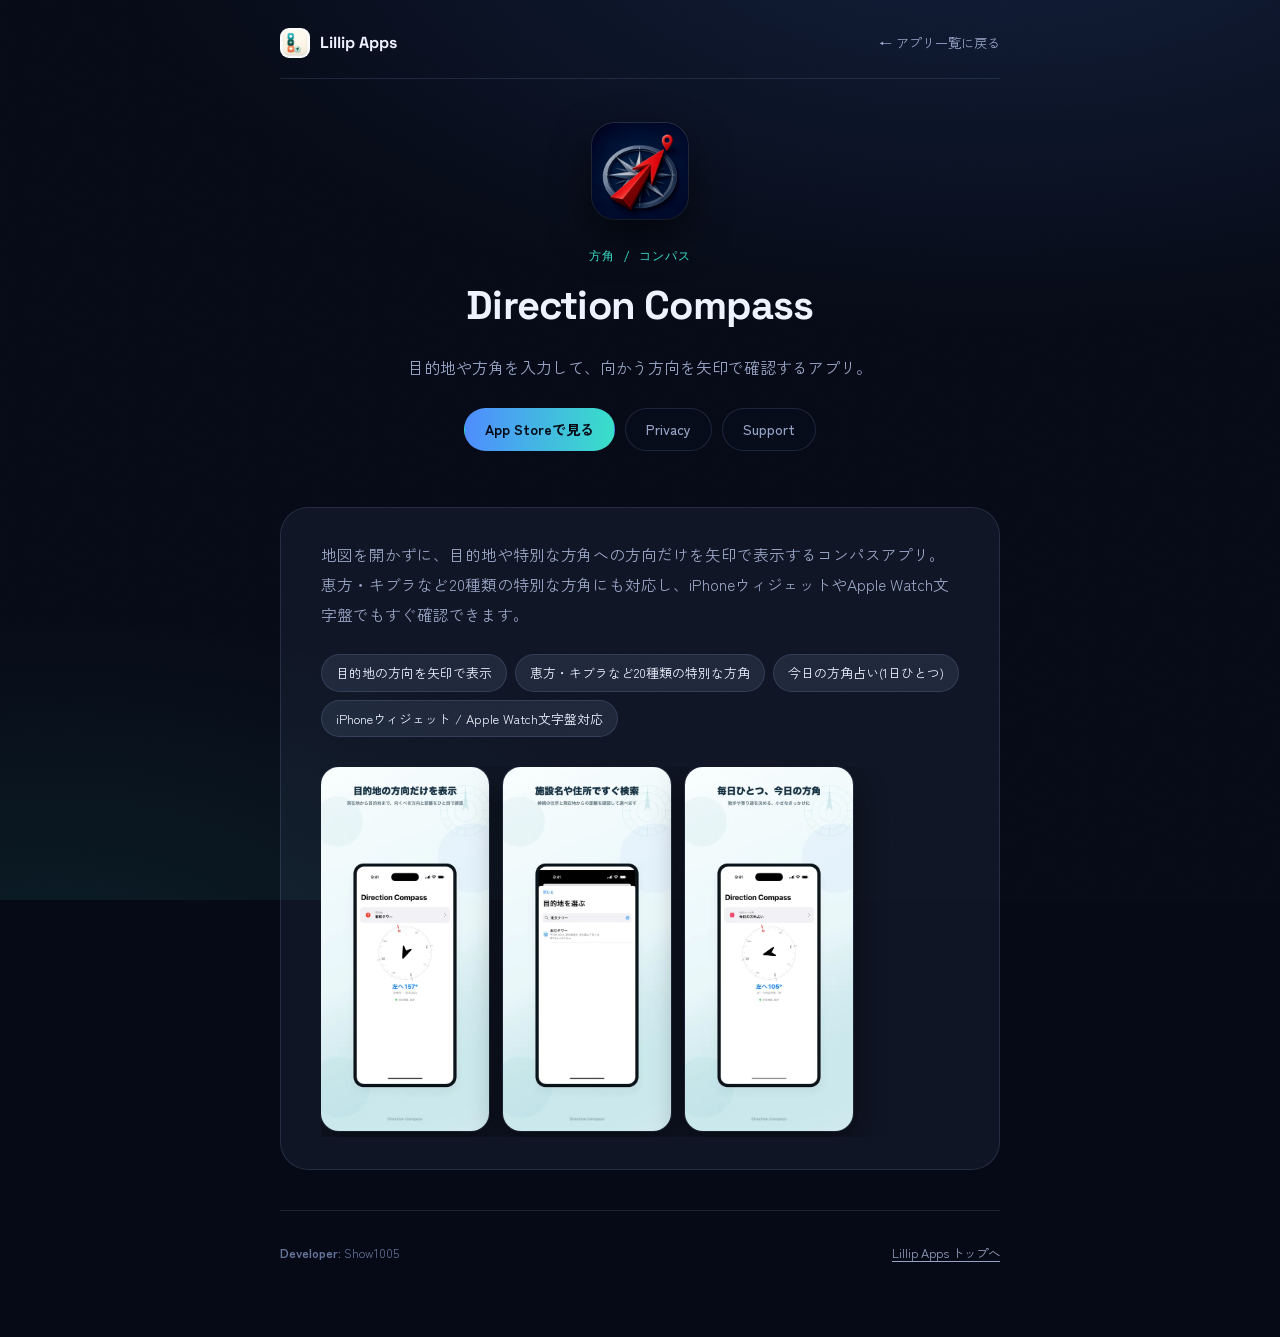
<file: apps/direction-compass/index.html>
<!DOCTYPE html>
<html lang="ja">
  <head>
    <meta charset="utf-8">
    <meta name="viewport" content="width=device-width, initial-scale=1">
    <title>Direction Compass｜Lillip Apps</title>
    <meta name="description" content="地図を開かずに、目的地や特別な方角への方向だけを矢印で表示するコンパスアプリ。恵方・キブラなど20種類の特別な方角にも対応し、iPhoneウィジェットやApple Watch文字盤でもすぐ確認できます。">
    <meta name="author" content="Show1005">
    <meta name="robots" content="index, follow, max-image-preview:large, max-snippet:-1, max-video-preview:-1">
    <meta name="theme-color" content="#060a16">
    <link rel="canonical" href="https://show1005.github.io/lillip-apps/apps/direction-compass/">
    <link rel="icon" type="image/png" href="../../favicon.png">
    <link rel="apple-touch-icon" href="../../favicon.png">

    <meta property="og:type" content="website">
    <meta property="og:locale" content="ja_JP">
    <meta property="og:site_name" content="Lillip Apps">
    <meta property="og:title" content="Direction Compass｜Lillip Apps">
    <meta property="og:description" content="目的地や方角を入力して、向かう方向を矢印で確認するアプリ。">
    <meta property="og:url" content="https://show1005.github.io/lillip-apps/apps/direction-compass/">
    <meta property="og:image" content="https://show1005.github.io/lillip-apps/assets/screenshots/direction-compass/1.webp">
    <meta property="og:image:alt" content="Direction Compass のスクリーンショット">

    <meta name="twitter:card" content="summary_large_image">
    <meta name="twitter:title" content="Direction Compass｜Lillip Apps">
    <meta name="twitter:description" content="目的地や方角を入力して、向かう方向を矢印で確認するアプリ。">
    <meta name="twitter:image" content="https://show1005.github.io/lillip-apps/assets/screenshots/direction-compass/1.webp">

    <script type="application/ld+json">
      {
        "@context": "https://schema.org",
        "@type": "MobileApplication",
        "name": "Direction Compass",
        "description": "地図を開かずに、目的地や特別な方角への方向だけを矢印で表示するコンパスアプリ。恵方・キブラなど20種類の特別な方角にも対応し、iPhoneウィジェットやApple Watch文字盤でもすぐ確認できます。",
        "applicationCategory": "UtilitiesApplication",
        "operatingSystem": "iOS",
        "url": "https://show1005.github.io/lillip-apps/apps/direction-compass/",
        "downloadUrl": "https://apps.apple.com/jp/app/direction-compass/id6793981416",
        "image": "https://show1005.github.io/lillip-apps/assets/screenshots/direction-compass/1.webp",
        "publisher": { "@type": "Person", "name": "Show1005" }
      }
    </script>

    <link rel="preconnect" href="https://fonts.googleapis.com">
    <link rel="preconnect" href="https://fonts.gstatic.com" crossorigin>
    <link href="https://fonts.googleapis.com/css2?family=Space+Grotesk:wght@400;500;700&family=Zen+Kaku+Gothic+New:wght@400;500;700&family=IBM+Plex+Mono:wght@400;500&display=swap" rel="stylesheet">
    <link rel="stylesheet" href="../../assets/css/app-page.css">
  </head>
  <body>
    <div class="aurora" aria-hidden="true"></div>
    <div class="grain" aria-hidden="true"></div>

    <div class="page">
      <header class="page-header">
        <a class="brand" href="../../">
          <img src="../../favicon.png" alt="">
          <span>Lillip Apps</span>
        </a>
        <a class="back-link" href="../../">&larr; アプリ一覧に戻る</a>
      </header>

      <main>
        <section class="app-hero">
          <img class="app-icon" src="../../assets/icons/direction-compass.png" alt="" width="96" height="96">
          <p class="app-category">方角 / コンパス</p>
          <h1>Direction Compass</h1>
          <p class="app-tagline">目的地や方角を入力して、向かう方向を矢印で確認するアプリ。</p>
          <div class="cta-row">
            <a class="pill pill-primary" href="https://apps.apple.com/jp/app/direction-compass/id6793981416">App Storeで見る</a>
          <a class="pill" href="https://show1005.github.io/app-legal-pages/direction-compass/privacy-policy.html">Privacy</a>
          <a class="pill" href="https://show1005.github.io/app-legal-pages/direction-compass/support.html">Support</a>
          </div>
        </section>

        <section class="app-body">
          <p class="app-long">地図を開かずに、目的地や特別な方角への方向だけを矢印で表示するコンパスアプリ。恵方・キブラなど20種類の特別な方角にも対応し、iPhoneウィジェットやApple Watch文字盤でもすぐ確認できます。</p>
          <ul class="app-features">
          <li>目的地の方向を矢印で表示</li>
          <li>恵方・キブラなど20種類の特別な方角</li>
          <li>今日の方角占い(1日ひとつ)</li>
          <li>iPhoneウィジェット / Apple Watch文字盤対応</li>
          </ul>
        <div class="app-gallery">
          <a href="../../assets/screenshots/direction-compass/1.webp" target="_blank" rel="noopener"><img src="../../assets/screenshots/direction-compass/1.webp" alt="Direction Compass のスクリーンショット 1" loading="lazy" width="168"></a>
          <a href="../../assets/screenshots/direction-compass/2.webp" target="_blank" rel="noopener"><img src="../../assets/screenshots/direction-compass/2.webp" alt="Direction Compass のスクリーンショット 2" loading="lazy" width="168"></a>
          <a href="../../assets/screenshots/direction-compass/3.webp" target="_blank" rel="noopener"><img src="../../assets/screenshots/direction-compass/3.webp" alt="Direction Compass のスクリーンショット 3" loading="lazy" width="168"></a>
        </div>

        </section>
      </main>

      <footer class="page-footer">
        <p><strong>Developer:</strong> Show1005</p>
        <p><a href="../../">Lillip Apps トップへ</a></p>
      </footer>
    </div>
  </body>
</html>
</file>
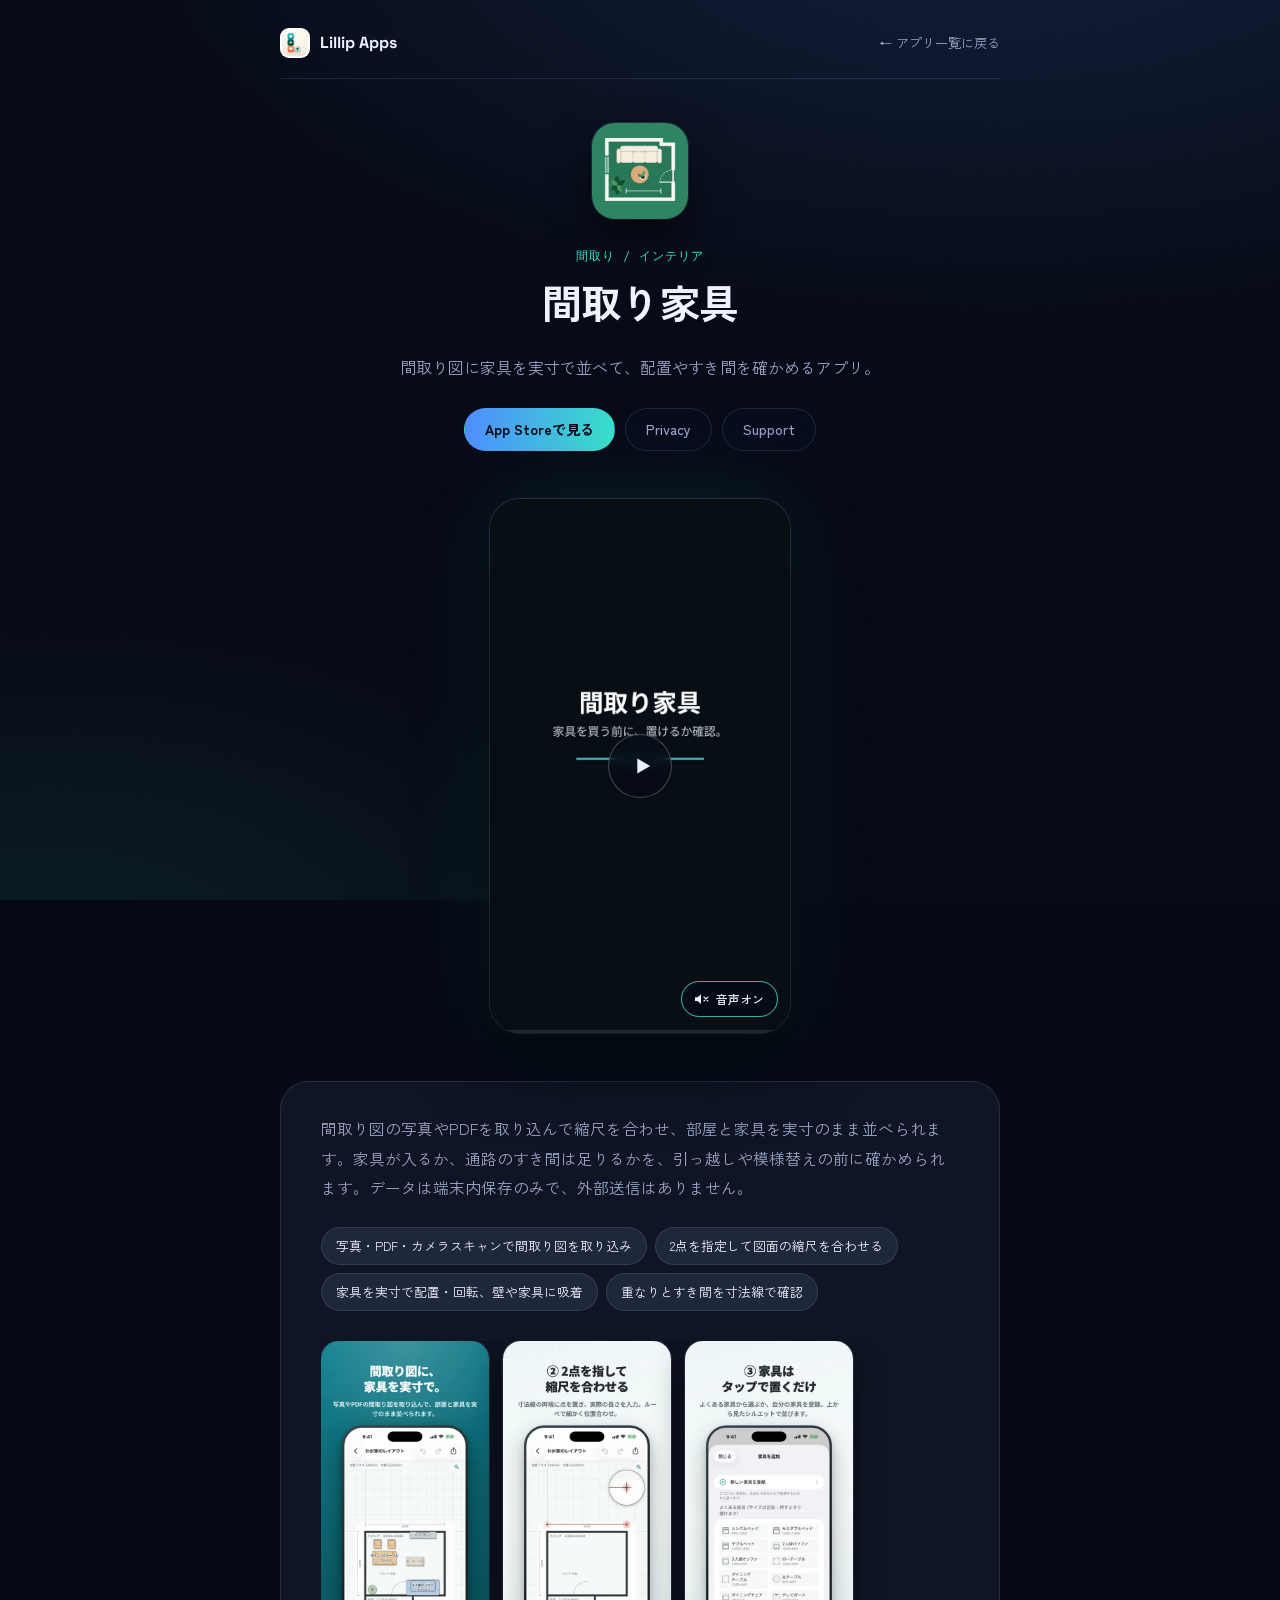
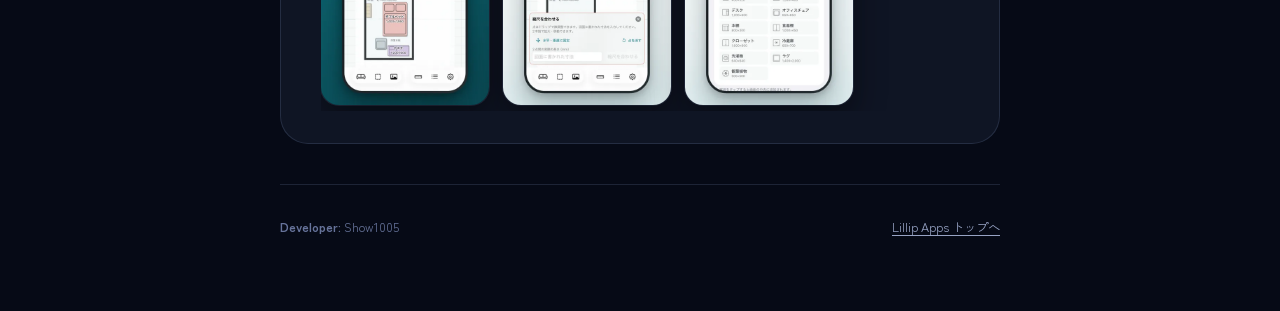
<file: apps/furniture-layout/index.html>
<!DOCTYPE html>
<html lang="ja">
  <head>
    <meta charset="utf-8">
    <meta name="viewport" content="width=device-width, initial-scale=1">
    <title>間取り家具｜Lillip Apps</title>
    <meta name="description" content="間取り図の写真やPDFを取り込んで縮尺を合わせ、部屋と家具を実寸のまま並べられます。家具が入るか、通路のすき間は足りるかを、引っ越しや模様替えの前に確かめられます。データは端末内保存のみで、外部送信はありません。">
    <meta name="author" content="Show1005">
    <meta name="robots" content="index, follow, max-image-preview:large, max-snippet:-1, max-video-preview:-1">
    <meta name="theme-color" content="#060a16">
    <link rel="canonical" href="https://show1005.github.io/lillip-apps/apps/furniture-layout/">
    <link rel="icon" type="image/png" href="../../favicon.png">
    <link rel="apple-touch-icon" href="../../favicon.png">

    <meta property="og:type" content="website">
    <meta property="og:locale" content="ja_JP">
    <meta property="og:site_name" content="Lillip Apps">
    <meta property="og:title" content="間取り家具｜Lillip Apps">
    <meta property="og:description" content="間取り図に家具を実寸で並べて、配置やすき間を確かめるアプリ。">
    <meta property="og:url" content="https://show1005.github.io/lillip-apps/apps/furniture-layout/">
    <meta property="og:image" content="https://show1005.github.io/lillip-apps/assets/screenshots/furniture-layout/1.webp">
    <meta property="og:image:alt" content="間取り家具 のスクリーンショット">

    <meta name="twitter:card" content="summary_large_image">
    <meta name="twitter:title" content="間取り家具｜Lillip Apps">
    <meta name="twitter:description" content="間取り図に家具を実寸で並べて、配置やすき間を確かめるアプリ。">
    <meta name="twitter:image" content="https://show1005.github.io/lillip-apps/assets/screenshots/furniture-layout/1.webp">

    <script type="application/ld+json">
      {
        "@context": "https://schema.org",
        "@type": "MobileApplication",
        "name": "間取り家具",
        "description": "間取り図の写真やPDFを取り込んで縮尺を合わせ、部屋と家具を実寸のまま並べられます。家具が入るか、通路のすき間は足りるかを、引っ越しや模様替えの前に確かめられます。データは端末内保存のみで、外部送信はありません。",
        "applicationCategory": "LifestyleApplication",
        "operatingSystem": "iOS",
        "url": "https://show1005.github.io/lillip-apps/apps/furniture-layout/",
        "downloadUrl": "https://apps.apple.com/jp/app/%E5%AE%B6%E5%85%B7%E9%85%8D%E7%BD%AE-%E9%96%93%E5%8F%96%E3%82%8A%E3%82%B7%E3%83%9F%E3%83%A5%E3%83%AC%E3%83%BC%E3%82%BF%E3%83%BC/id6815287964",
        "image": "https://show1005.github.io/lillip-apps/assets/screenshots/furniture-layout/1.webp",
        "publisher": { "@type": "Person", "name": "Show1005" }
      }
    </script>

    <link rel="preconnect" href="https://fonts.googleapis.com">
    <link rel="preconnect" href="https://fonts.gstatic.com" crossorigin>
    <link href="https://fonts.googleapis.com/css2?family=Space+Grotesk:wght@400;500;700&family=Zen+Kaku+Gothic+New:wght@400;500;700&family=IBM+Plex+Mono:wght@400;500&display=swap" rel="stylesheet">
    <link rel="stylesheet" href="../../assets/css/app-page.css">
  </head>
  <body>
    <div class="aurora" aria-hidden="true"></div>
    <div class="grain" aria-hidden="true"></div>

    <div class="page">
      <header class="page-header">
        <a class="brand" href="../../">
          <img src="../../favicon.png" alt="">
          <span>Lillip Apps</span>
        </a>
        <a class="back-link" href="../../">&larr; アプリ一覧に戻る</a>
      </header>

      <main>
        <section class="app-hero">
          <img class="app-icon" src="../../assets/icons/furniture-layout.png" alt="" width="96" height="96">
          <p class="app-category">間取り / インテリア</p>
          <h1>間取り家具</h1>
          <p class="app-tagline">間取り図に家具を実寸で並べて、配置やすき間を確かめるアプリ。</p>
          <div class="cta-row">
            <a class="pill pill-primary" href="https://apps.apple.com/jp/app/%E5%AE%B6%E5%85%B7%E9%85%8D%E7%BD%AE-%E9%96%93%E5%8F%96%E3%82%8A%E3%82%B7%E3%83%9F%E3%83%A5%E3%83%AC%E3%83%BC%E3%82%BF%E3%83%BC/id6815287964">App Storeで見る</a>
          <a class="pill" href="https://show1005.github.io/app-legal-pages/furniture-layout/privacy-policy.html">Privacy</a>
          <a class="pill" href="https://show1005.github.io/app-legal-pages/furniture-layout/support.html">Support</a>
          </div>
        </section>

        <section class="app-promo" aria-label="紹介動画">
          <div class="promo-frame is-muted">
            <video class="promo-video" src="../../assets/promotion/MadoriKagu_Promo_2026.mp4" poster="../../assets/promotion/MadoriKagu_Promo_2026_poster.jpg" width="1080" height="1920" muted loop playsinline preload="metadata" aria-label="間取り家具 の紹介動画"></video>
            <button class="promo-play" type="button" aria-label="再生">
              <svg class="icon-play" viewBox="0 0 24 24" aria-hidden="true"><path d="M8 5.5v13l11-6.5z" fill="currentColor"/></svg>
              <svg class="icon-pause" viewBox="0 0 24 24" aria-hidden="true"><path d="M7 5.5h3.5v13H7zM13.5 5.5H17v13h-3.5z" fill="currentColor"/></svg>
            </button>
            <button class="promo-sound" type="button" aria-pressed="false">
              <svg class="icon-muted" viewBox="0 0 24 24" aria-hidden="true"><path d="M4 9.5h3.5L12 5.5v13l-4.5-4H4z" fill="currentColor"/><path d="M16 9.5l5 5m0-5l-5 5" stroke="currentColor" stroke-width="1.8" stroke-linecap="round" fill="none"/></svg>
              <svg class="icon-sound" viewBox="0 0 24 24" aria-hidden="true"><path d="M4 9.5h3.5L12 5.5v13l-4.5-4H4z" fill="currentColor"/><path d="M15.5 9a4 4 0 010 6M18 6.5a7.5 7.5 0 010 11" stroke="currentColor" stroke-width="1.8" stroke-linecap="round" fill="none"/></svg>
              <span class="promo-sound-label">音声オン</span>
            </button>
            <div class="promo-progress" aria-hidden="true"><span></span></div>
          </div>
        </section>

        <section class="app-body">
          <p class="app-long">間取り図の写真やPDFを取り込んで縮尺を合わせ、部屋と家具を実寸のまま並べられます。家具が入るか、通路のすき間は足りるかを、引っ越しや模様替えの前に確かめられます。データは端末内保存のみで、外部送信はありません。</p>
          <ul class="app-features">
          <li>写真・PDF・カメラスキャンで間取り図を取り込み</li>
          <li>2点を指定して図面の縮尺を合わせる</li>
          <li>家具を実寸で配置・回転、壁や家具に吸着</li>
          <li>重なりとすき間を寸法線で確認</li>
          </ul>
        <div class="app-gallery">
          <a href="../../assets/screenshots/furniture-layout/1.webp" target="_blank" rel="noopener"><img src="../../assets/screenshots/furniture-layout/1.webp" alt="間取り家具 のスクリーンショット 1" loading="lazy" width="168"></a>
          <a href="../../assets/screenshots/furniture-layout/2.webp" target="_blank" rel="noopener"><img src="../../assets/screenshots/furniture-layout/2.webp" alt="間取り家具 のスクリーンショット 2" loading="lazy" width="168"></a>
          <a href="../../assets/screenshots/furniture-layout/3.webp" target="_blank" rel="noopener"><img src="../../assets/screenshots/furniture-layout/3.webp" alt="間取り家具 のスクリーンショット 3" loading="lazy" width="168"></a>
        </div>

        </section>
      </main>

      <footer class="page-footer">
        <p><strong>Developer:</strong> Show1005</p>
        <p><a href="../../">Lillip Apps トップへ</a></p>
      </footer>
    </div>

    <script>
      (() => {
        const frame = document.querySelector(".promo-frame");
        if (!frame) return;
        const video = frame.querySelector(".promo-video");
        const playBtn = frame.querySelector(".promo-play");
        const soundBtn = frame.querySelector(".promo-sound");
        const soundLabel = frame.querySelector(".promo-sound-label");
        const bar = frame.querySelector(".promo-progress span");
        const reduceMotion = window.matchMedia("(prefers-reduced-motion: reduce)").matches;
        let userPaused = reduceMotion;

        const syncPlay = () => {
          frame.classList.toggle("is-paused", video.paused);
          playBtn.setAttribute("aria-label", video.paused ? "再生" : "一時停止");
        };
        const syncSound = () => {
          frame.classList.toggle("is-muted", video.muted);
          soundBtn.setAttribute("aria-pressed", String(!video.muted));
          soundLabel.textContent = video.muted ? "音声オン" : "音声オフ";
        };
        const tryPlay = () => video.play().catch(() => syncPlay());

        video.addEventListener("play", syncPlay);
        video.addEventListener("pause", syncPlay);
        video.addEventListener("volumechange", syncSound);
        video.addEventListener("timeupdate", () => {
          if (video.duration) bar.style.transform = `scaleX(${video.currentTime / video.duration})`;
        });

        const togglePlay = () => {
          if (video.paused) { userPaused = false; tryPlay(); }
          else { userPaused = true; video.pause(); }
        };
        video.addEventListener("click", togglePlay);
        playBtn.addEventListener("click", togglePlay);

        soundBtn.addEventListener("click", () => {
          video.muted = !video.muted;
          if (!video.muted && video.paused) { userPaused = false; tryPlay(); }
        });

        // 画面内にあるときだけ再生（ユーザーが止めた場合は再開しない）
        if ("IntersectionObserver" in window) {
          new IntersectionObserver(([entry]) => {
            if (entry.isIntersecting) { if (!userPaused) tryPlay(); }
            else if (!video.paused) video.pause();
          }, { threshold: 0.35 }).observe(frame);
        } else if (!userPaused) {
          tryPlay();
        }

        syncPlay();
        syncSound();
      })();
    </script>
  </body>
</html>
</file>
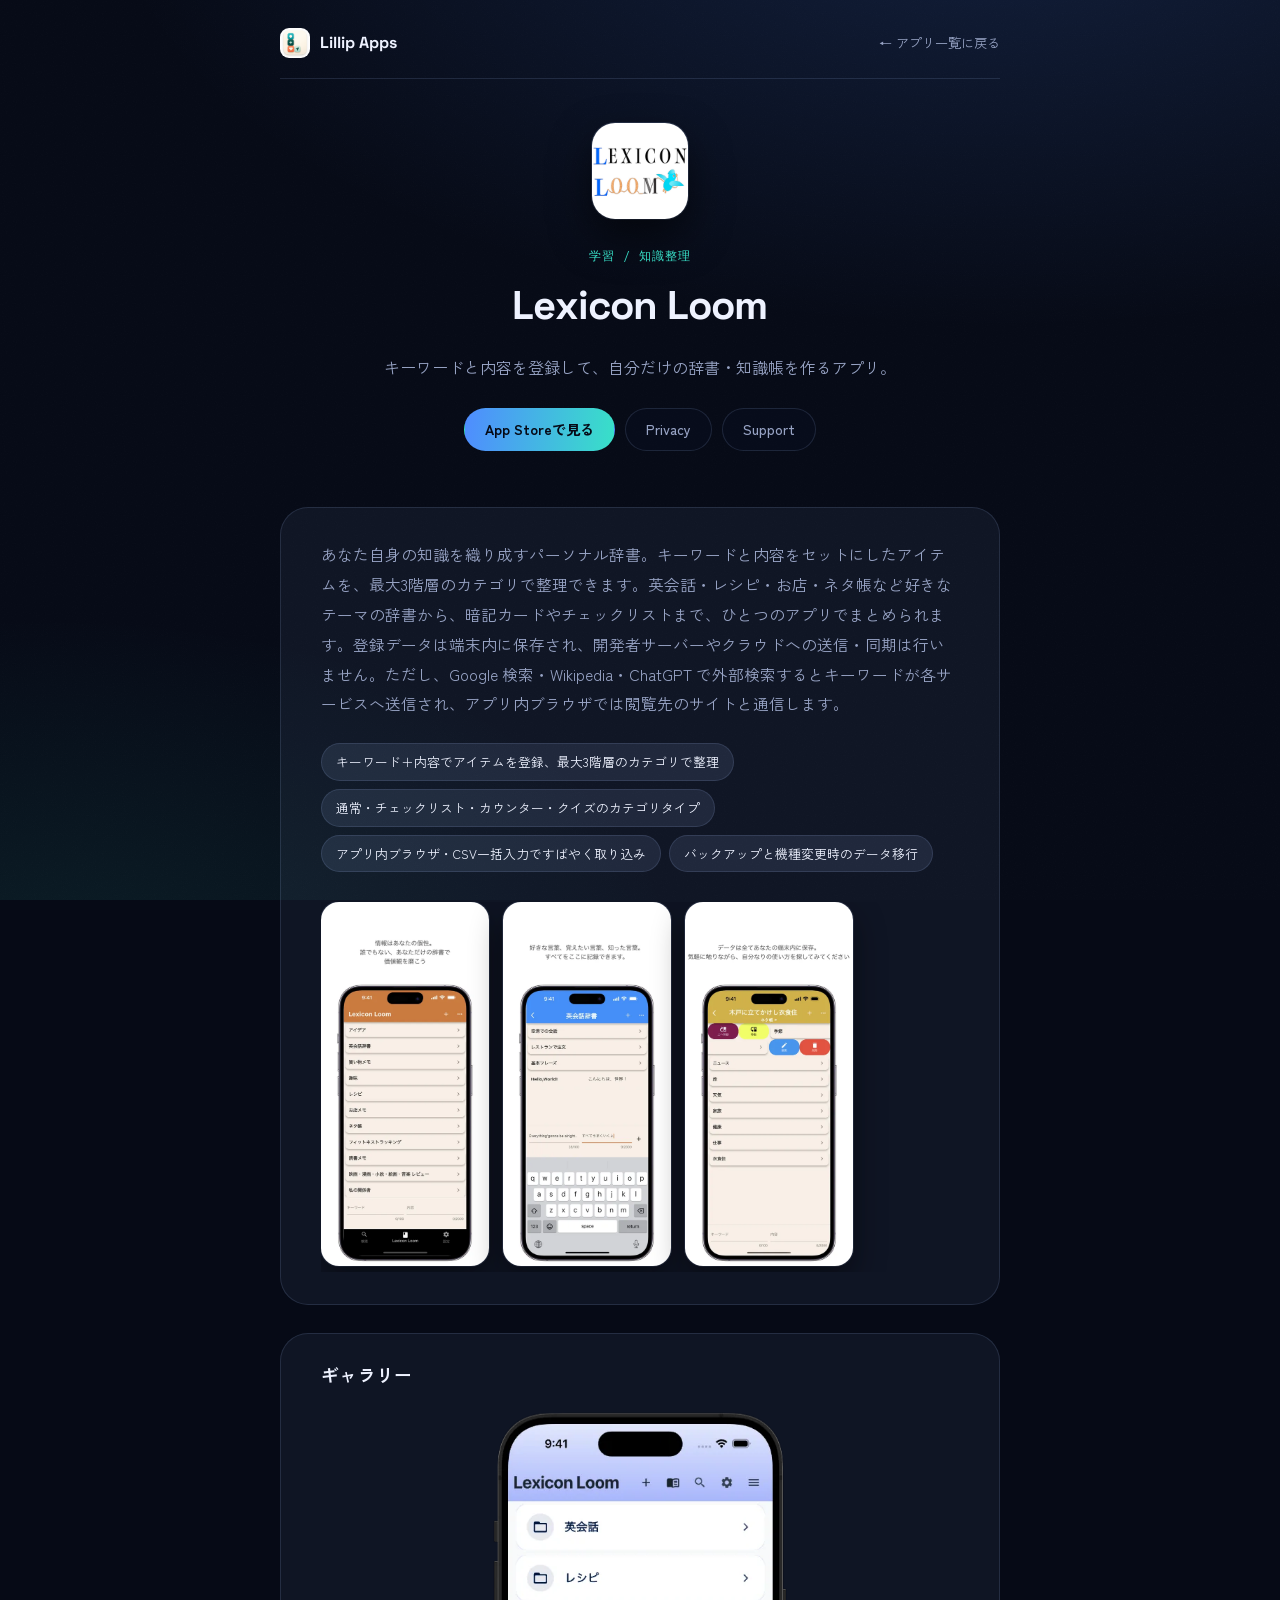
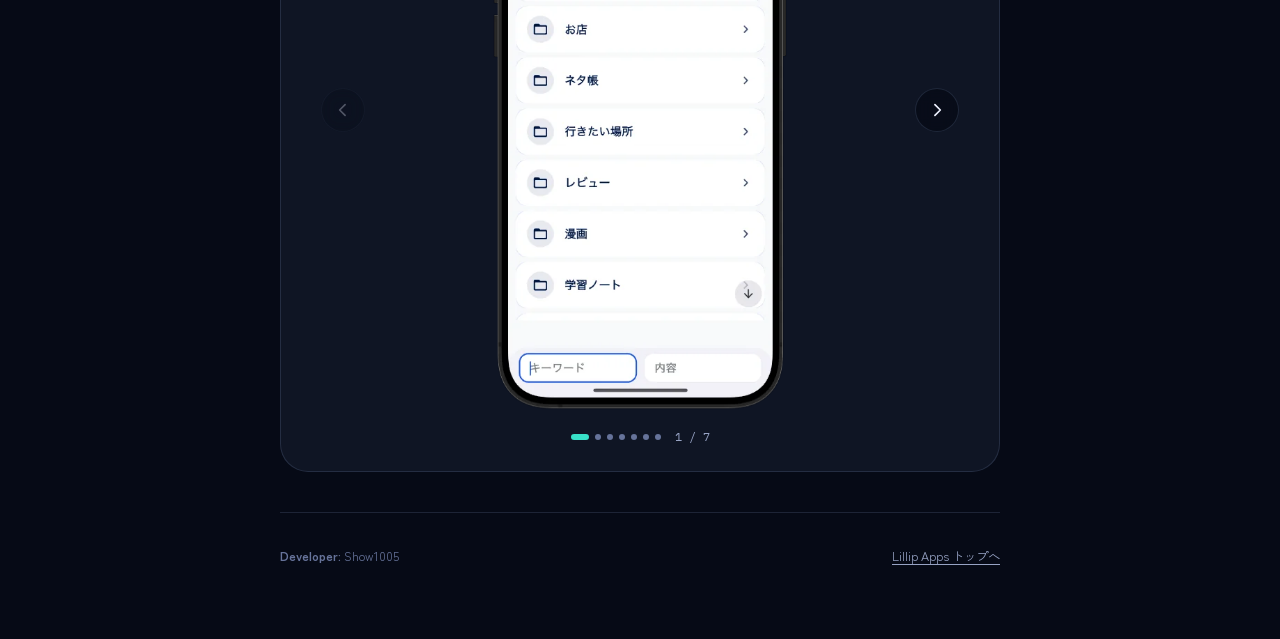
<file: apps/lexicon-loom/index.html>
<!DOCTYPE html>
<html lang="ja">
  <head>
    <meta charset="utf-8">
    <meta name="viewport" content="width=device-width, initial-scale=1">
    <title>Lexicon Loom｜Lillip Apps</title>
    <meta name="description" content="あなた自身の知識を織り成すパーソナル辞書。キーワードと内容をセットにしたアイテムを、最大3階層のカテゴリで整理できます。英会話・レシピ・お店・ネタ帳など好きなテーマの辞書から、暗記カードやチェックリストまで、ひとつのアプリでまとめられます。登録データは端末内に保存され、開発者サーバーやクラウドへの送信・同期は行いません。ただし、Google 検索・Wikipedia・ChatGPT で外部検索するとキーワードが各サービスへ送信され、アプリ内ブラウザでは閲覧先のサイトと通信します。">
    <meta name="author" content="Show1005">
    <meta name="robots" content="index, follow, max-image-preview:large, max-snippet:-1, max-video-preview:-1">
    <meta name="theme-color" content="#060a16">
    <link rel="canonical" href="https://show1005.github.io/lillip-apps/apps/lexicon-loom/">
    <link rel="icon" type="image/png" href="../../favicon.png">
    <link rel="apple-touch-icon" href="../../favicon.png">

    <meta property="og:type" content="website">
    <meta property="og:locale" content="ja_JP">
    <meta property="og:site_name" content="Lillip Apps">
    <meta property="og:title" content="Lexicon Loom｜Lillip Apps">
    <meta property="og:description" content="キーワードと内容を登録して、自分だけの辞書・知識帳を作るアプリ。">
    <meta property="og:url" content="https://show1005.github.io/lillip-apps/apps/lexicon-loom/">
    <meta property="og:image" content="https://show1005.github.io/lillip-apps/assets/screenshots/lexicon-loom/1.webp">
    <meta property="og:image:alt" content="Lexicon Loom のスクリーンショット">

    <meta name="twitter:card" content="summary_large_image">
    <meta name="twitter:title" content="Lexicon Loom｜Lillip Apps">
    <meta name="twitter:description" content="キーワードと内容を登録して、自分だけの辞書・知識帳を作るアプリ。">
    <meta name="twitter:image" content="https://show1005.github.io/lillip-apps/assets/screenshots/lexicon-loom/1.webp">

    <script type="application/ld+json">
      {
        "@context": "https://schema.org",
        "@type": "MobileApplication",
        "name": "Lexicon Loom",
        "description": "あなた自身の知識を織り成すパーソナル辞書。キーワードと内容をセットにしたアイテムを、最大3階層のカテゴリで整理できます。英会話・レシピ・お店・ネタ帳など好きなテーマの辞書から、暗記カードやチェックリストまで、ひとつのアプリでまとめられます。登録データは端末内に保存され、開発者サーバーやクラウドへの送信・同期は行いません。ただし、Google 検索・Wikipedia・ChatGPT で外部検索するとキーワードが各サービスへ送信され、アプリ内ブラウザでは閲覧先のサイトと通信します。",
        "applicationCategory": "EducationApplication",
        "operatingSystem": "iOS",
        "url": "https://show1005.github.io/lillip-apps/apps/lexicon-loom/",
        "downloadUrl": "https://apps.apple.com/jp/app/lexicon-loom/id6466469268",
        "image": "https://show1005.github.io/lillip-apps/assets/screenshots/lexicon-loom/1.webp",
        "publisher": { "@type": "Person", "name": "Show1005" }
      }
    </script>

    <link rel="preconnect" href="https://fonts.googleapis.com">
    <link rel="preconnect" href="https://fonts.gstatic.com" crossorigin>
    <link href="https://fonts.googleapis.com/css2?family=Space+Grotesk:wght@400;500;700&family=Zen+Kaku+Gothic+New:wght@400;500;700&family=IBM+Plex+Mono:wght@400;500&display=swap" rel="stylesheet">
    <link rel="stylesheet" href="../../assets/css/app-page.css">
  </head>
  <body>
    <div class="aurora" aria-hidden="true"></div>
    <div class="grain" aria-hidden="true"></div>

    <div class="page">
      <header class="page-header">
        <a class="brand" href="../../">
          <img src="../../favicon.png" alt="">
          <span>Lillip Apps</span>
        </a>
        <a class="back-link" href="../../">&larr; アプリ一覧に戻る</a>
      </header>

      <main>
        <section class="app-hero">
          <img class="app-icon" src="../../assets/icons/lexicon-loom.png" alt="" width="96" height="96">
          <p class="app-category">学習 / 知識整理</p>
          <h1>Lexicon Loom</h1>
          <p class="app-tagline">キーワードと内容を登録して、自分だけの辞書・知識帳を作るアプリ。</p>
          <div class="cta-row">
            <a class="pill pill-primary" href="https://apps.apple.com/jp/app/lexicon-loom/id6466469268">App Storeで見る</a>
          <a class="pill" href="https://show1005.github.io/app-legal-pages/lexicon-loom/privacy-policy.html">Privacy</a>
          <a class="pill" href="https://show1005.github.io/app-legal-pages/lexicon-loom/support.html">Support</a>
          </div>
        </section>

        <section class="app-body">
          <p class="app-long">あなた自身の知識を織り成すパーソナル辞書。キーワードと内容をセットにしたアイテムを、最大3階層のカテゴリで整理できます。英会話・レシピ・お店・ネタ帳など好きなテーマの辞書から、暗記カードやチェックリストまで、ひとつのアプリでまとめられます。登録データは端末内に保存され、開発者サーバーやクラウドへの送信・同期は行いません。ただし、Google 検索・Wikipedia・ChatGPT で外部検索するとキーワードが各サービスへ送信され、アプリ内ブラウザでは閲覧先のサイトと通信します。</p>
          <ul class="app-features">
          <li>キーワード＋内容でアイテムを登録、最大3階層のカテゴリで整理</li>
          <li>通常・チェックリスト・カウンター・クイズのカテゴリタイプ</li>
          <li>アプリ内ブラウザ・CSV一括入力ですばやく取り込み</li>
          <li>バックアップと機種変更時のデータ移行</li>
          </ul>
        <div class="app-gallery">
          <a href="../../assets/screenshots/lexicon-loom/1.webp" target="_blank" rel="noopener"><img src="../../assets/screenshots/lexicon-loom/1.webp" alt="Lexicon Loom のスクリーンショット 1" loading="lazy" width="168" height="364"></a>
          <a href="../../assets/screenshots/lexicon-loom/2.webp" target="_blank" rel="noopener"><img src="../../assets/screenshots/lexicon-loom/2.webp" alt="Lexicon Loom のスクリーンショット 2" loading="lazy" width="168" height="364"></a>
          <a href="../../assets/screenshots/lexicon-loom/3.webp" target="_blank" rel="noopener"><img src="../../assets/screenshots/lexicon-loom/3.webp" alt="Lexicon Loom のスクリーンショット 3" loading="lazy" width="168" height="364"></a>
        </div>

        </section>

        <section class="app-showcase" id="gallery" aria-labelledby="gallery-title">
          <h2 class="section-title" id="gallery-title">ギャラリー</h2>
          <div class="carousel" data-carousel aria-roledescription="カルーセル" aria-label="Lexicon Loom のギャラリー">
            <div class="carousel-track" tabindex="0">
            <figure class="carousel-slide" role="group" aria-roledescription="スライド" aria-label="1 / 7">
              <a href="../../assets/screenshots/lexicon-loom/4.webp" target="_blank" rel="noopener"><img src="../../assets/screenshots/lexicon-loom/4.webp" alt="Lexicon Loom のギャラリー画像 1" loading="lazy"></a>
            </figure>
            <figure class="carousel-slide" role="group" aria-roledescription="スライド" aria-label="2 / 7">
              <a href="../../assets/screenshots/lexicon-loom/5.webp" target="_blank" rel="noopener"><img src="../../assets/screenshots/lexicon-loom/5.webp" alt="Lexicon Loom のギャラリー画像 2" loading="lazy"></a>
            </figure>
            <figure class="carousel-slide" role="group" aria-roledescription="スライド" aria-label="3 / 7">
              <a href="../../assets/screenshots/lexicon-loom/6.webp" target="_blank" rel="noopener"><img src="../../assets/screenshots/lexicon-loom/6.webp" alt="Lexicon Loom のギャラリー画像 3" loading="lazy"></a>
            </figure>
            <figure class="carousel-slide" role="group" aria-roledescription="スライド" aria-label="4 / 7">
              <a href="../../assets/screenshots/lexicon-loom/7.webp" target="_blank" rel="noopener"><img src="../../assets/screenshots/lexicon-loom/7.webp" alt="Lexicon Loom のギャラリー画像 4" loading="lazy"></a>
            </figure>
            <figure class="carousel-slide" role="group" aria-roledescription="スライド" aria-label="5 / 7">
              <a href="../../assets/screenshots/lexicon-loom/8.webp" target="_blank" rel="noopener"><img src="../../assets/screenshots/lexicon-loom/8.webp" alt="Lexicon Loom のギャラリー画像 5" loading="lazy"></a>
            </figure>
            <figure class="carousel-slide" role="group" aria-roledescription="スライド" aria-label="6 / 7">
              <a href="../../assets/screenshots/lexicon-loom/9.webp" target="_blank" rel="noopener"><img src="../../assets/screenshots/lexicon-loom/9.webp" alt="Lexicon Loom のギャラリー画像 6" loading="lazy"></a>
            </figure>
            <figure class="carousel-slide" role="group" aria-roledescription="スライド" aria-label="7 / 7">
              <a href="../../assets/screenshots/lexicon-loom/10.webp" target="_blank" rel="noopener"><img src="../../assets/screenshots/lexicon-loom/10.webp" alt="Lexicon Loom のギャラリー画像 7" loading="lazy"></a>
            </figure>
            </div>
            <button class="carousel-btn carousel-prev" type="button" aria-label="前の画像">
              <svg viewBox="0 0 24 24" aria-hidden="true"><path d="M14.5 5.5L8 12l6.5 6.5" stroke="currentColor" stroke-width="2" stroke-linecap="round" stroke-linejoin="round" fill="none"/></svg>
            </button>
            <button class="carousel-btn carousel-next" type="button" aria-label="次の画像">
              <svg viewBox="0 0 24 24" aria-hidden="true"><path d="M9.5 5.5L16 12l-6.5 6.5" stroke="currentColor" stroke-width="2" stroke-linecap="round" stroke-linejoin="round" fill="none"/></svg>
            </button>
          </div>
          <div class="carousel-meta">
            <div class="carousel-dots" aria-hidden="true"><span></span><span></span><span></span><span></span><span></span><span></span><span></span></div>
            <p class="carousel-count" aria-live="polite"><span class="carousel-current">1</span> / 7</p>
          </div>
        </section>
      </main>

      <footer class="page-footer">
        <p><strong>Developer:</strong> Show1005</p>
        <p><a href="../../">Lillip Apps トップへ</a></p>
      </footer>
    </div>
    <script>
      (() => {
        const carousel = document.querySelector("[data-carousel]");
        if (!carousel) return;
        const track = carousel.querySelector(".carousel-track");
        const total = track.children.length;
        const prev = carousel.querySelector(".carousel-prev");
        const next = carousel.querySelector(".carousel-next");
        const section = carousel.closest("section");
        const current = section.querySelector(".carousel-current");
        const dots = section.querySelectorAll(".carousel-dots span");
        const reduceMotion = window.matchMedia("(prefers-reduced-motion: reduce)").matches;
        let index = 0;

        const update = () => {
          index = Math.round(track.scrollLeft / track.clientWidth);
          current.textContent = index + 1;
          prev.disabled = index === 0;
          next.disabled = index === total - 1;
          dots.forEach((dot, i) => dot.classList.toggle("is-active", i === index));
        };
        const go = (i) => {
          const target = Math.max(0, Math.min(total - 1, i));
          track.scrollTo({ left: target * track.clientWidth, behavior: reduceMotion ? "auto" : "smooth" });
        };

        prev.addEventListener("click", () => go(index - 1));
        next.addEventListener("click", () => go(index + 1));
        track.addEventListener("keydown", (e) => {
          if (e.key === "ArrowLeft") { e.preventDefault(); go(index - 1); }
          if (e.key === "ArrowRight") { e.preventDefault(); go(index + 1); }
        });
        // スワイプはスクロールスナップに任せ、位置の変化で表示だけ更新する
        let frame = 0;
        track.addEventListener("scroll", () => {
          cancelAnimationFrame(frame);
          frame = requestAnimationFrame(update);
        }, { passive: true });
        window.addEventListener("resize", () => go(index));
        update();
      })();
    </script>
  </body>
</html>
</file>
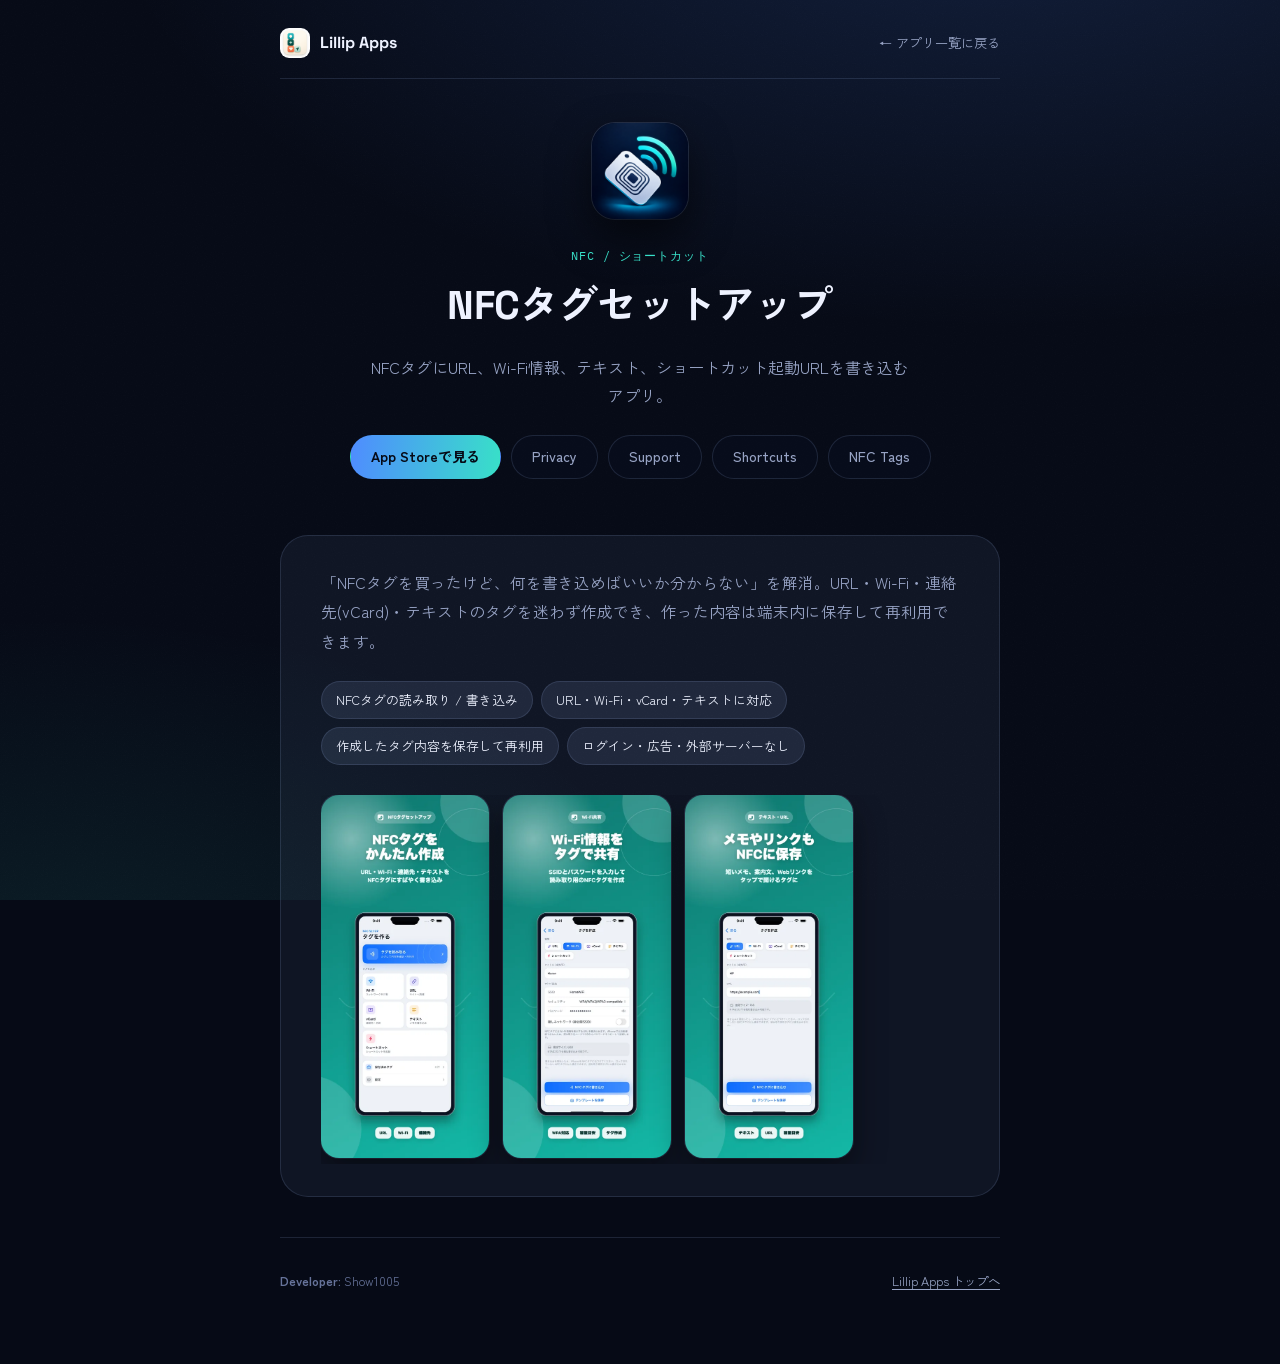
<file: apps/nfc-setup/index.html>
<!DOCTYPE html>
<html lang="ja">
  <head>
    <meta charset="utf-8">
    <meta name="viewport" content="width=device-width, initial-scale=1">
    <title>NFCタグセットアップ｜Lillip Apps</title>
    <meta name="description" content="「NFCタグを買ったけど、何を書き込めばいいか分からない」を解消。URL・Wi-Fi・連絡先(vCard)・テキストのタグを迷わず作成でき、作った内容は端末内に保存して再利用できます。">
    <meta name="author" content="Show1005">
    <meta name="robots" content="index, follow, max-image-preview:large, max-snippet:-1, max-video-preview:-1">
    <meta name="theme-color" content="#060a16">
    <link rel="canonical" href="https://show1005.github.io/lillip-apps/apps/nfc-setup/">
    <link rel="icon" type="image/png" href="../../favicon.png">
    <link rel="apple-touch-icon" href="../../favicon.png">

    <meta property="og:type" content="website">
    <meta property="og:locale" content="ja_JP">
    <meta property="og:site_name" content="Lillip Apps">
    <meta property="og:title" content="NFCタグセットアップ｜Lillip Apps">
    <meta property="og:description" content="NFCタグにURL、Wi-Fi情報、テキスト、ショートカット起動URLを書き込むアプリ。">
    <meta property="og:url" content="https://show1005.github.io/lillip-apps/apps/nfc-setup/">
    <meta property="og:image" content="https://show1005.github.io/lillip-apps/assets/screenshots/nfc-setup/1.webp">
    <meta property="og:image:alt" content="NFCタグセットアップ のスクリーンショット">

    <meta name="twitter:card" content="summary_large_image">
    <meta name="twitter:title" content="NFCタグセットアップ｜Lillip Apps">
    <meta name="twitter:description" content="NFCタグにURL、Wi-Fi情報、テキスト、ショートカット起動URLを書き込むアプリ。">
    <meta name="twitter:image" content="https://show1005.github.io/lillip-apps/assets/screenshots/nfc-setup/1.webp">

    <script type="application/ld+json">
      {
        "@context": "https://schema.org",
        "@type": "MobileApplication",
        "name": "NFCタグセットアップ",
        "description": "「NFCタグを買ったけど、何を書き込めばいいか分からない」を解消。URL・Wi-Fi・連絡先(vCard)・テキストのタグを迷わず作成でき、作った内容は端末内に保存して再利用できます。",
        "applicationCategory": "UtilitiesApplication",
        "operatingSystem": "iOS",
        "url": "https://show1005.github.io/lillip-apps/apps/nfc-setup/",
        "downloadUrl": "https://apps.apple.com/jp/app/nfc%E3%82%BF%E3%82%B0%E3%82%BB%E3%83%83%E3%83%88%E3%82%A2%E3%83%83%E3%83%97/id6781783708",
        "image": "https://show1005.github.io/lillip-apps/assets/screenshots/nfc-setup/1.webp",
        "publisher": { "@type": "Person", "name": "Show1005" }
      }
    </script>

    <link rel="preconnect" href="https://fonts.googleapis.com">
    <link rel="preconnect" href="https://fonts.gstatic.com" crossorigin>
    <link href="https://fonts.googleapis.com/css2?family=Space+Grotesk:wght@400;500;700&family=Zen+Kaku+Gothic+New:wght@400;500;700&family=IBM+Plex+Mono:wght@400;500&display=swap" rel="stylesheet">
    <link rel="stylesheet" href="../../assets/css/app-page.css">
  </head>
  <body>
    <div class="aurora" aria-hidden="true"></div>
    <div class="grain" aria-hidden="true"></div>

    <div class="page">
      <header class="page-header">
        <a class="brand" href="../../">
          <img src="../../favicon.png" alt="">
          <span>Lillip Apps</span>
        </a>
        <a class="back-link" href="../../">&larr; アプリ一覧に戻る</a>
      </header>

      <main>
        <section class="app-hero">
          <img class="app-icon" src="../../assets/icons/nfc-setup.png" alt="" width="96" height="96">
          <p class="app-category">NFC / ショートカット</p>
          <h1>NFCタグセットアップ</h1>
          <p class="app-tagline">NFCタグにURL、Wi-Fi情報、テキスト、ショートカット起動URLを書き込むアプリ。</p>
          <div class="cta-row">
            <a class="pill pill-primary" href="https://apps.apple.com/jp/app/nfc%E3%82%BF%E3%82%B0%E3%82%BB%E3%83%83%E3%83%88%E3%82%A2%E3%83%83%E3%83%97/id6781783708">App Storeで見る</a>
          <a class="pill" href="https://show1005.github.io/app-legal-pages/nfc-setup/privacy-policy.html">Privacy</a>
          <a class="pill" href="https://show1005.github.io/app-legal-pages/nfc-setup/support.html">Support</a>
          <a class="pill" href="https://show1005.github.io/app-legal-pages/nfc-setup/shortcuts.html">Shortcuts</a>
          <a class="pill" href="https://show1005.github.io/app-legal-pages/nfc-setup/nfc-tags.html">NFC Tags</a>
          </div>
        </section>

        <section class="app-body">
          <p class="app-long">「NFCタグを買ったけど、何を書き込めばいいか分からない」を解消。URL・Wi-Fi・連絡先(vCard)・テキストのタグを迷わず作成でき、作った内容は端末内に保存して再利用できます。</p>
          <ul class="app-features">
          <li>NFCタグの読み取り / 書き込み</li>
          <li>URL・Wi-Fi・vCard・テキストに対応</li>
          <li>作成したタグ内容を保存して再利用</li>
          <li>ログイン・広告・外部サーバーなし</li>
          </ul>
        <div class="app-gallery">
          <a href="../../assets/screenshots/nfc-setup/1.webp" target="_blank" rel="noopener"><img src="../../assets/screenshots/nfc-setup/1.webp" alt="NFCタグセットアップ のスクリーンショット 1" loading="lazy" width="168"></a>
          <a href="../../assets/screenshots/nfc-setup/2.webp" target="_blank" rel="noopener"><img src="../../assets/screenshots/nfc-setup/2.webp" alt="NFCタグセットアップ のスクリーンショット 2" loading="lazy" width="168"></a>
          <a href="../../assets/screenshots/nfc-setup/3.webp" target="_blank" rel="noopener"><img src="../../assets/screenshots/nfc-setup/3.webp" alt="NFCタグセットアップ のスクリーンショット 3" loading="lazy" width="168"></a>
        </div>

        </section>
      </main>

      <footer class="page-footer">
        <p><strong>Developer:</strong> Show1005</p>
        <p><a href="../../">Lillip Apps トップへ</a></p>
      </footer>
    </div>
  </body>
</html>
</file>
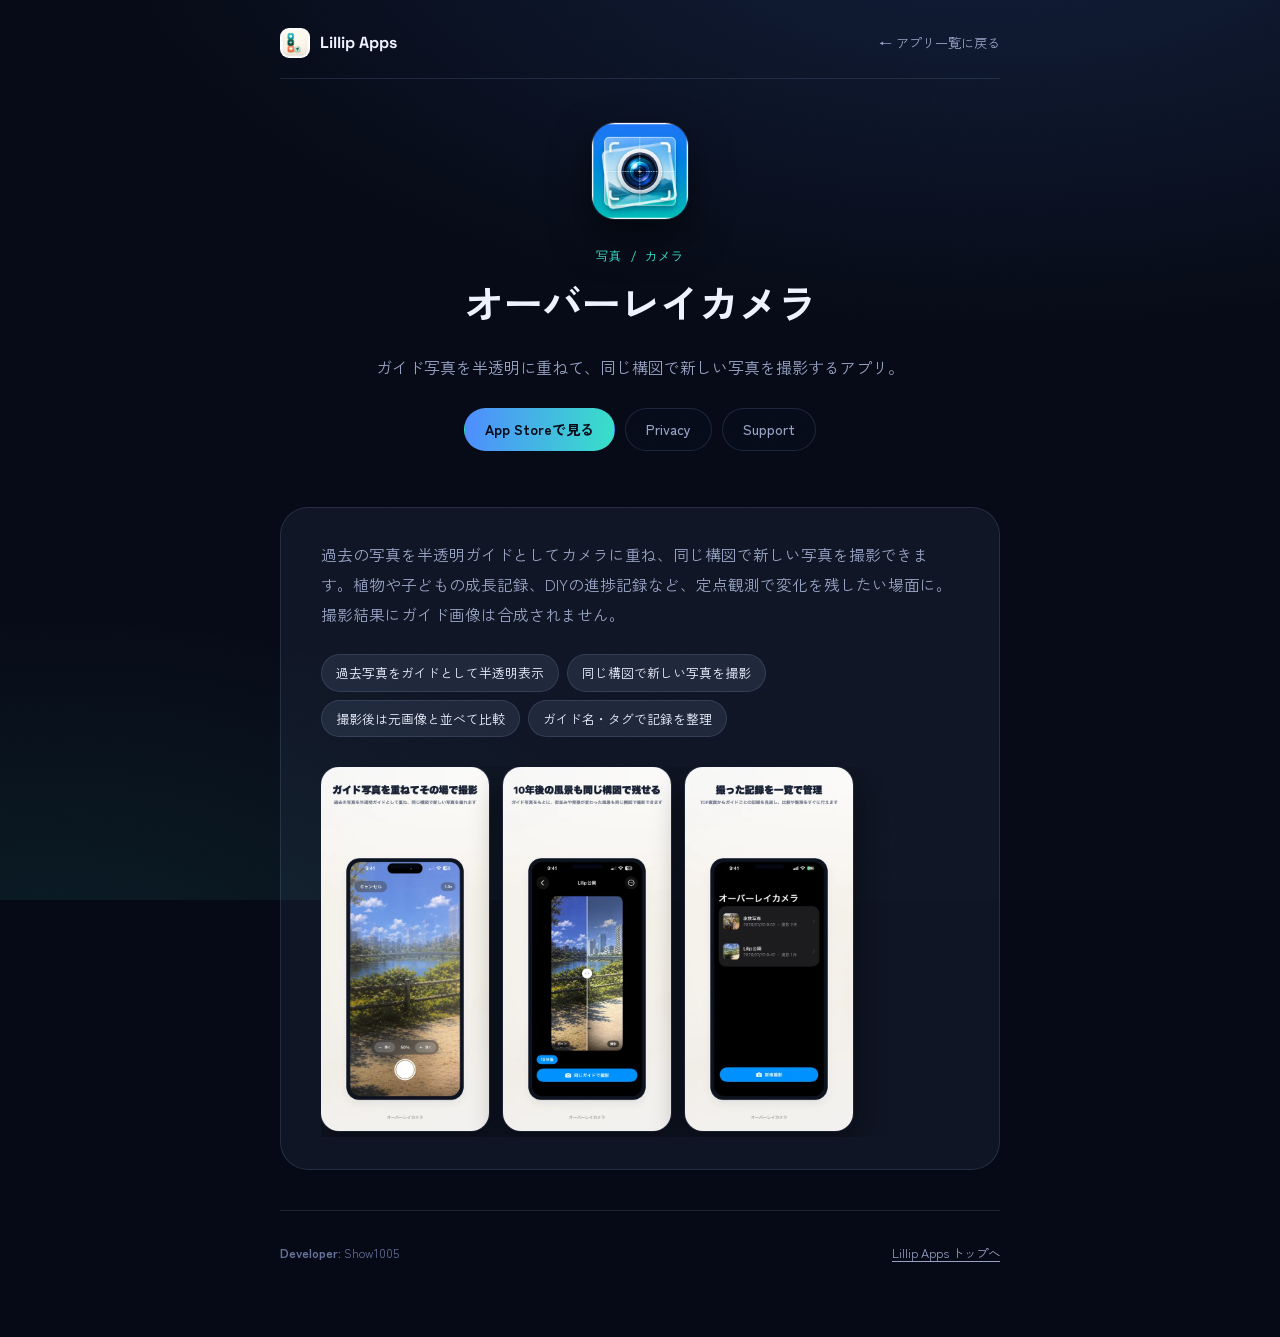
<file: apps/overlay-camera/index.html>
<!DOCTYPE html>
<html lang="ja">
  <head>
    <meta charset="utf-8">
    <meta name="viewport" content="width=device-width, initial-scale=1">
    <title>オーバーレイカメラ｜Lillip Apps</title>
    <meta name="description" content="過去の写真を半透明ガイドとしてカメラに重ね、同じ構図で新しい写真を撮影できます。植物や子どもの成長記録、DIYの進捗記録など、定点観測で変化を残したい場面に。撮影結果にガイド画像は合成されません。">
    <meta name="author" content="Show1005">
    <meta name="robots" content="index, follow, max-image-preview:large, max-snippet:-1, max-video-preview:-1">
    <meta name="theme-color" content="#060a16">
    <link rel="canonical" href="https://show1005.github.io/lillip-apps/apps/overlay-camera/">
    <link rel="icon" type="image/png" href="../../favicon.png">
    <link rel="apple-touch-icon" href="../../favicon.png">

    <meta property="og:type" content="website">
    <meta property="og:locale" content="ja_JP">
    <meta property="og:site_name" content="Lillip Apps">
    <meta property="og:title" content="オーバーレイカメラ｜Lillip Apps">
    <meta property="og:description" content="ガイド写真を半透明に重ねて、同じ構図で新しい写真を撮影するアプリ。">
    <meta property="og:url" content="https://show1005.github.io/lillip-apps/apps/overlay-camera/">
    <meta property="og:image" content="https://show1005.github.io/lillip-apps/assets/screenshots/overlay-camera/1.webp">
    <meta property="og:image:alt" content="オーバーレイカメラ のスクリーンショット">

    <meta name="twitter:card" content="summary_large_image">
    <meta name="twitter:title" content="オーバーレイカメラ｜Lillip Apps">
    <meta name="twitter:description" content="ガイド写真を半透明に重ねて、同じ構図で新しい写真を撮影するアプリ。">
    <meta name="twitter:image" content="https://show1005.github.io/lillip-apps/assets/screenshots/overlay-camera/1.webp">

    <script type="application/ld+json">
      {
        "@context": "https://schema.org",
        "@type": "MobileApplication",
        "name": "オーバーレイカメラ",
        "description": "過去の写真を半透明ガイドとしてカメラに重ね、同じ構図で新しい写真を撮影できます。植物や子どもの成長記録、DIYの進捗記録など、定点観測で変化を残したい場面に。撮影結果にガイド画像は合成されません。",
        "applicationCategory": "PhotographyApplication",
        "operatingSystem": "iOS",
        "url": "https://show1005.github.io/lillip-apps/apps/overlay-camera/",
        "downloadUrl": "https://apps.apple.com/jp/app/id6792025464",
        "image": "https://show1005.github.io/lillip-apps/assets/screenshots/overlay-camera/1.webp",
        "publisher": { "@type": "Person", "name": "Show1005" }
      }
    </script>

    <link rel="preconnect" href="https://fonts.googleapis.com">
    <link rel="preconnect" href="https://fonts.gstatic.com" crossorigin>
    <link href="https://fonts.googleapis.com/css2?family=Space+Grotesk:wght@400;500;700&family=Zen+Kaku+Gothic+New:wght@400;500;700&family=IBM+Plex+Mono:wght@400;500&display=swap" rel="stylesheet">
    <link rel="stylesheet" href="../../assets/css/app-page.css">
  </head>
  <body>
    <div class="aurora" aria-hidden="true"></div>
    <div class="grain" aria-hidden="true"></div>

    <div class="page">
      <header class="page-header">
        <a class="brand" href="../../">
          <img src="../../favicon.png" alt="">
          <span>Lillip Apps</span>
        </a>
        <a class="back-link" href="../../">&larr; アプリ一覧に戻る</a>
      </header>

      <main>
        <section class="app-hero">
          <img class="app-icon" src="../../assets/icons/overlay-camera.png" alt="" width="96" height="96">
          <p class="app-category">写真 / カメラ</p>
          <h1>オーバーレイカメラ</h1>
          <p class="app-tagline">ガイド写真を半透明に重ねて、同じ構図で新しい写真を撮影するアプリ。</p>
          <div class="cta-row">
            <a class="pill pill-primary" href="https://apps.apple.com/jp/app/id6792025464">App Storeで見る</a>
          <a class="pill" href="https://show1005.github.io/app-legal-pages/overlay-camera/privacy-policy.html">Privacy</a>
          <a class="pill" href="https://show1005.github.io/app-legal-pages/overlay-camera/support.html">Support</a>
          </div>
        </section>

        <section class="app-body">
          <p class="app-long">過去の写真を半透明ガイドとしてカメラに重ね、同じ構図で新しい写真を撮影できます。植物や子どもの成長記録、DIYの進捗記録など、定点観測で変化を残したい場面に。撮影結果にガイド画像は合成されません。</p>
          <ul class="app-features">
          <li>過去写真をガイドとして半透明表示</li>
          <li>同じ構図で新しい写真を撮影</li>
          <li>撮影後は元画像と並べて比較</li>
          <li>ガイド名・タグで記録を整理</li>
          </ul>
        <div class="app-gallery">
          <a href="../../assets/screenshots/overlay-camera/1.webp" target="_blank" rel="noopener"><img src="../../assets/screenshots/overlay-camera/1.webp" alt="オーバーレイカメラ のスクリーンショット 1" loading="lazy" width="168"></a>
          <a href="../../assets/screenshots/overlay-camera/2.webp" target="_blank" rel="noopener"><img src="../../assets/screenshots/overlay-camera/2.webp" alt="オーバーレイカメラ のスクリーンショット 2" loading="lazy" width="168"></a>
          <a href="../../assets/screenshots/overlay-camera/3.webp" target="_blank" rel="noopener"><img src="../../assets/screenshots/overlay-camera/3.webp" alt="オーバーレイカメラ のスクリーンショット 3" loading="lazy" width="168"></a>
        </div>

        </section>
      </main>

      <footer class="page-footer">
        <p><strong>Developer:</strong> Show1005</p>
        <p><a href="../../">Lillip Apps トップへ</a></p>
      </footer>
    </div>
  </body>
</html>
</file>
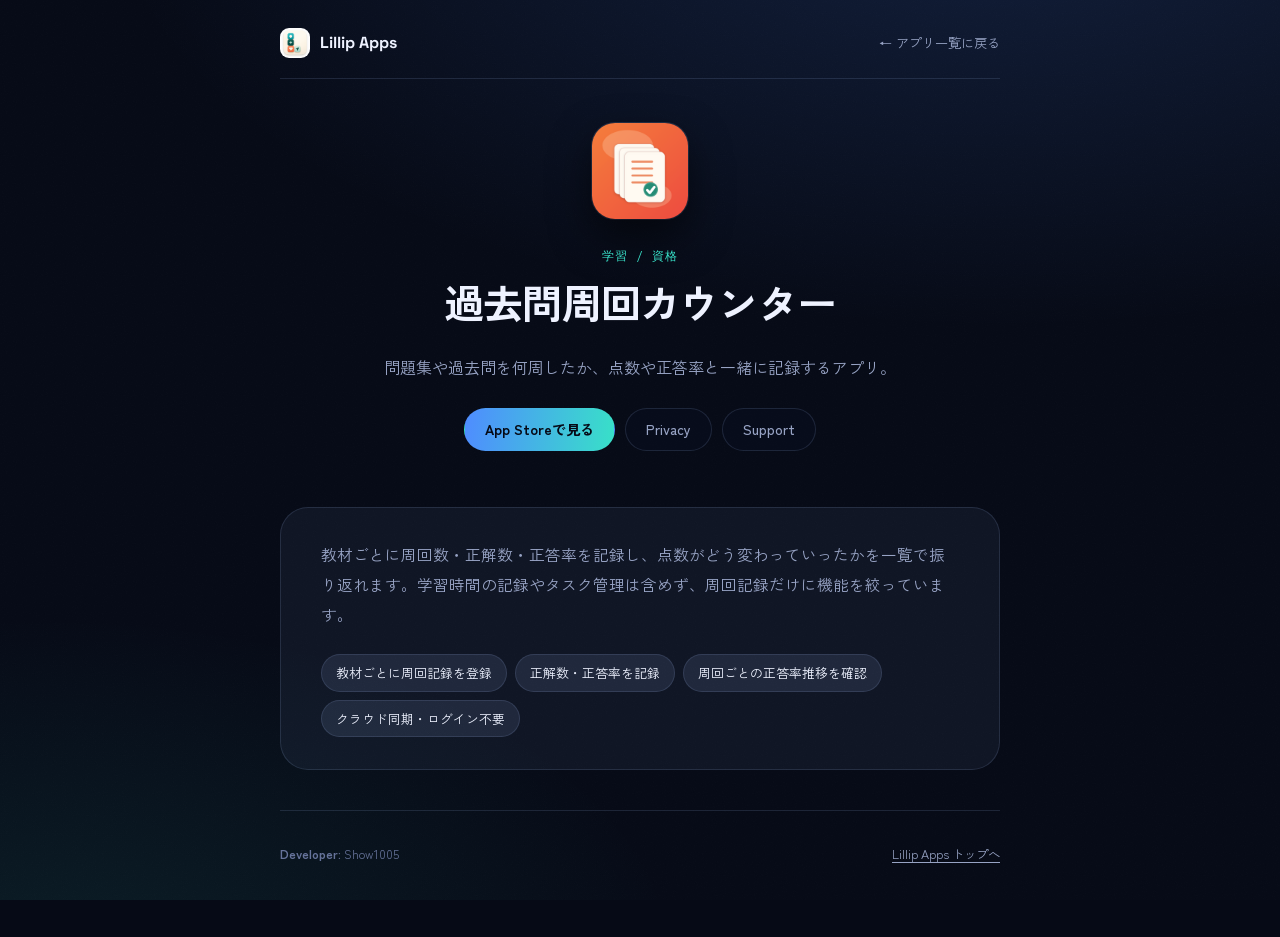
<file: apps/past-question-round-counter/index.html>
<!DOCTYPE html>
<html lang="ja">
  <head>
    <meta charset="utf-8">
    <meta name="viewport" content="width=device-width, initial-scale=1">
    <title>過去問周回カウンター｜Lillip Apps</title>
    <meta name="description" content="教材ごとに周回数・正解数・正答率を記録し、点数がどう変わっていったかを一覧で振り返れます。学習時間の記録やタスク管理は含めず、周回記録だけに機能を絞っています。">
    <meta name="author" content="Show1005">
    <meta name="robots" content="index, follow, max-image-preview:large, max-snippet:-1, max-video-preview:-1">
    <meta name="theme-color" content="#060a16">
    <link rel="canonical" href="https://show1005.github.io/lillip-apps/apps/past-question-round-counter/">
    <link rel="icon" type="image/png" href="../../favicon.png">
    <link rel="apple-touch-icon" href="../../favicon.png">

    <meta property="og:type" content="website">
    <meta property="og:locale" content="ja_JP">
    <meta property="og:site_name" content="Lillip Apps">
    <meta property="og:title" content="過去問周回カウンター｜Lillip Apps">
    <meta property="og:description" content="問題集や過去問を何周したか、点数や正答率と一緒に記録するアプリ。">
    <meta property="og:url" content="https://show1005.github.io/lillip-apps/apps/past-question-round-counter/">
    <meta property="og:image" content="https://show1005.github.io/lillip-apps/assets/icons/past-question-round-counter.png">
    <meta property="og:image:alt" content="過去問周回カウンター のアプリアイコン">

    <meta name="twitter:card" content="summary_large_image">
    <meta name="twitter:title" content="過去問周回カウンター｜Lillip Apps">
    <meta name="twitter:description" content="問題集や過去問を何周したか、点数や正答率と一緒に記録するアプリ。">
    <meta name="twitter:image" content="https://show1005.github.io/lillip-apps/assets/icons/past-question-round-counter.png">

    <script type="application/ld+json">
      {
        "@context": "https://schema.org",
        "@type": "MobileApplication",
        "name": "過去問周回カウンター",
        "description": "教材ごとに周回数・正解数・正答率を記録し、点数がどう変わっていったかを一覧で振り返れます。学習時間の記録やタスク管理は含めず、周回記録だけに機能を絞っています。",
        "applicationCategory": "EducationApplication",
        "operatingSystem": "iOS",
        "url": "https://show1005.github.io/lillip-apps/apps/past-question-round-counter/",
        "downloadUrl": "https://apps.apple.com/jp/app/id6771070513",
        "image": "https://show1005.github.io/lillip-apps/assets/icons/past-question-round-counter.png",
        "publisher": { "@type": "Person", "name": "Show1005" }
      }
    </script>

    <link rel="preconnect" href="https://fonts.googleapis.com">
    <link rel="preconnect" href="https://fonts.gstatic.com" crossorigin>
    <link href="https://fonts.googleapis.com/css2?family=Space+Grotesk:wght@400;500;700&family=Zen+Kaku+Gothic+New:wght@400;500;700&family=IBM+Plex+Mono:wght@400;500&display=swap" rel="stylesheet">
    <link rel="stylesheet" href="../../assets/css/app-page.css">
  </head>
  <body>
    <div class="aurora" aria-hidden="true"></div>
    <div class="grain" aria-hidden="true"></div>

    <div class="page">
      <header class="page-header">
        <a class="brand" href="../../">
          <img src="../../favicon.png" alt="">
          <span>Lillip Apps</span>
        </a>
        <a class="back-link" href="../../">&larr; アプリ一覧に戻る</a>
      </header>

      <main>
        <section class="app-hero">
          <img class="app-icon" src="../../assets/icons/past-question-round-counter.png" alt="" width="96" height="96">
          <p class="app-category">学習 / 資格</p>
          <h1>過去問周回カウンター</h1>
          <p class="app-tagline">問題集や過去問を何周したか、点数や正答率と一緒に記録するアプリ。</p>
          <div class="cta-row">
            <a class="pill pill-primary" href="https://apps.apple.com/jp/app/id6771070513">App Storeで見る</a>
          <a class="pill" href="https://show1005.github.io/app-legal-pages/past-question-round-counter/privacy-policy.html">Privacy</a>
          <a class="pill" href="https://show1005.github.io/app-legal-pages/past-question-round-counter/support.html">Support</a>
          </div>
        </section>

        <section class="app-body">
          <p class="app-long">教材ごとに周回数・正解数・正答率を記録し、点数がどう変わっていったかを一覧で振り返れます。学習時間の記録やタスク管理は含めず、周回記録だけに機能を絞っています。</p>
          <ul class="app-features">
          <li>教材ごとに周回記録を登録</li>
          <li>正解数・正答率を記録</li>
          <li>周回ごとの正答率推移を確認</li>
          <li>クラウド同期・ログイン不要</li>
          </ul>
        </section>
      </main>

      <footer class="page-footer">
        <p><strong>Developer:</strong> Show1005</p>
        <p><a href="../../">Lillip Apps トップへ</a></p>
      </footer>
    </div>
  </body>
</html>
</file>
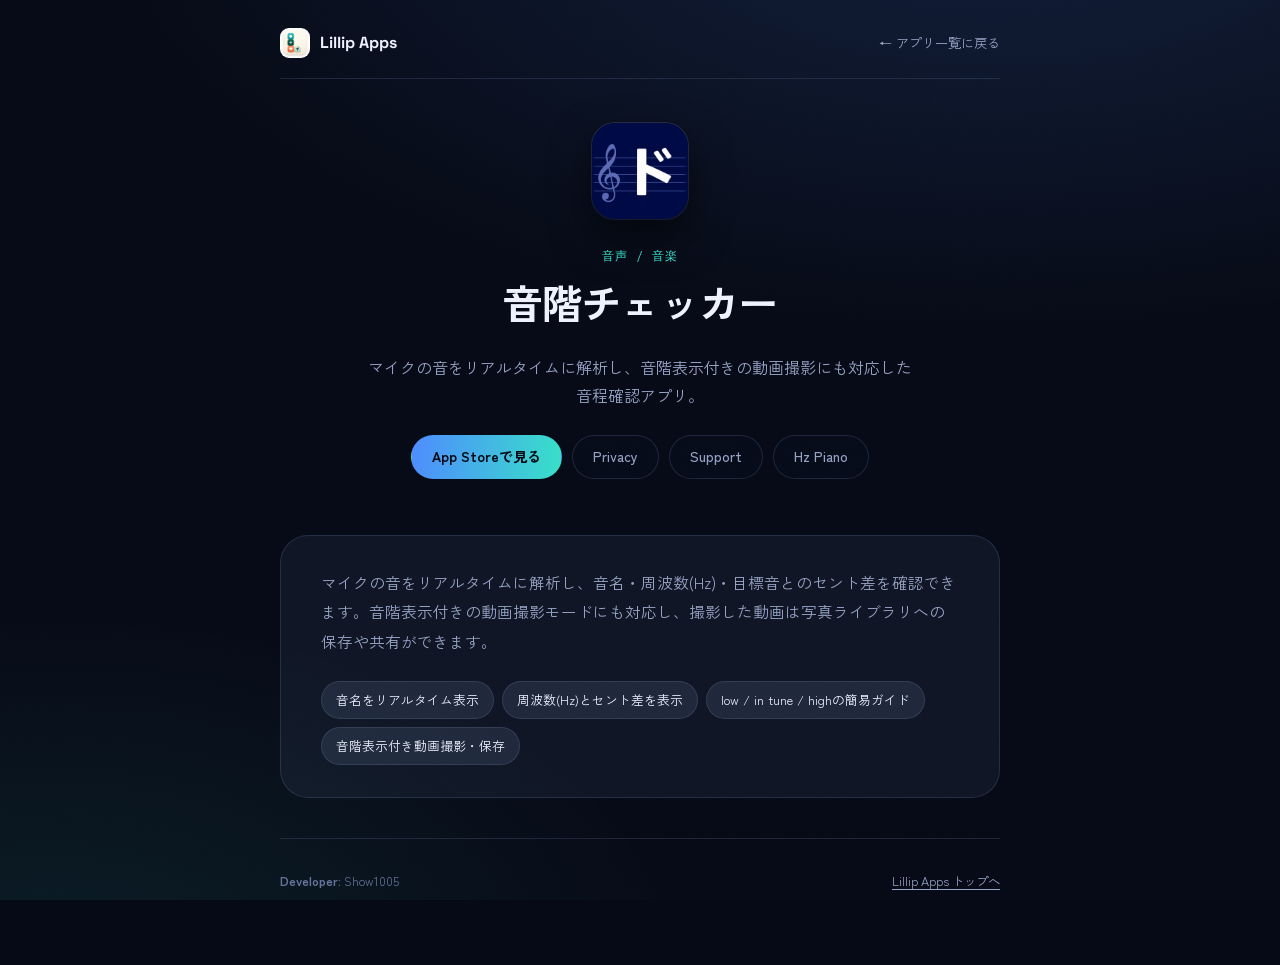
<file: apps/pitch-note-checker/index.html>
<!DOCTYPE html>
<html lang="ja">
  <head>
    <meta charset="utf-8">
    <meta name="viewport" content="width=device-width, initial-scale=1">
    <title>音階チェッカー｜Lillip Apps</title>
    <meta name="description" content="マイクの音をリアルタイムに解析し、音名・周波数(Hz)・目標音とのセント差を確認できます。音階表示付きの動画撮影モードにも対応し、撮影した動画は写真ライブラリへの保存や共有ができます。">
    <meta name="author" content="Show1005">
    <meta name="robots" content="index, follow, max-image-preview:large, max-snippet:-1, max-video-preview:-1">
    <meta name="theme-color" content="#060a16">
    <link rel="canonical" href="https://show1005.github.io/lillip-apps/apps/pitch-note-checker/">
    <link rel="icon" type="image/png" href="../../favicon.png">
    <link rel="apple-touch-icon" href="../../favicon.png">

    <meta property="og:type" content="website">
    <meta property="og:locale" content="ja_JP">
    <meta property="og:site_name" content="Lillip Apps">
    <meta property="og:title" content="音階チェッカー｜Lillip Apps">
    <meta property="og:description" content="マイクの音をリアルタイムに解析し、音階表示付きの動画撮影にも対応した音程確認アプリ。">
    <meta property="og:url" content="https://show1005.github.io/lillip-apps/apps/pitch-note-checker/">
    <meta property="og:image" content="https://show1005.github.io/lillip-apps/assets/icons/pitch-note-checker.png">
    <meta property="og:image:alt" content="音階チェッカー のアプリアイコン">

    <meta name="twitter:card" content="summary_large_image">
    <meta name="twitter:title" content="音階チェッカー｜Lillip Apps">
    <meta name="twitter:description" content="マイクの音をリアルタイムに解析し、音階表示付きの動画撮影にも対応した音程確認アプリ。">
    <meta name="twitter:image" content="https://show1005.github.io/lillip-apps/assets/icons/pitch-note-checker.png">

    <script type="application/ld+json">
      {
        "@context": "https://schema.org",
        "@type": "MobileApplication",
        "name": "音階チェッカー",
        "description": "マイクの音をリアルタイムに解析し、音名・周波数(Hz)・目標音とのセント差を確認できます。音階表示付きの動画撮影モードにも対応し、撮影した動画は写真ライブラリへの保存や共有ができます。",
        "applicationCategory": "MusicApplication",
        "operatingSystem": "iOS",
        "url": "https://show1005.github.io/lillip-apps/apps/pitch-note-checker/",
        "downloadUrl": "https://apps.apple.com/jp/app/id6779863790",
        "image": "https://show1005.github.io/lillip-apps/assets/icons/pitch-note-checker.png",
        "publisher": { "@type": "Person", "name": "Show1005" }
      }
    </script>

    <link rel="preconnect" href="https://fonts.googleapis.com">
    <link rel="preconnect" href="https://fonts.gstatic.com" crossorigin>
    <link href="https://fonts.googleapis.com/css2?family=Space+Grotesk:wght@400;500;700&family=Zen+Kaku+Gothic+New:wght@400;500;700&family=IBM+Plex+Mono:wght@400;500&display=swap" rel="stylesheet">
    <link rel="stylesheet" href="../../assets/css/app-page.css">
  </head>
  <body>
    <div class="aurora" aria-hidden="true"></div>
    <div class="grain" aria-hidden="true"></div>

    <div class="page">
      <header class="page-header">
        <a class="brand" href="../../">
          <img src="../../favicon.png" alt="">
          <span>Lillip Apps</span>
        </a>
        <a class="back-link" href="../../">&larr; アプリ一覧に戻る</a>
      </header>

      <main>
        <section class="app-hero">
          <img class="app-icon" src="../../assets/icons/pitch-note-checker.png" alt="" width="96" height="96">
          <p class="app-category">音声 / 音楽</p>
          <h1>音階チェッカー</h1>
          <p class="app-tagline">マイクの音をリアルタイムに解析し、音階表示付きの動画撮影にも対応した音程確認アプリ。</p>
          <div class="cta-row">
            <a class="pill pill-primary" href="https://apps.apple.com/jp/app/id6779863790">App Storeで見る</a>
          <a class="pill" href="https://show1005.github.io/app-legal-pages/pitch-note-checker/privacy-policy.html">Privacy</a>
          <a class="pill" href="https://show1005.github.io/app-legal-pages/pitch-note-checker/support.html">Support</a>
          <a class="pill" href="https://show1005.github.io/app-legal-pages/pitch-note-checker/hz-piano.html">Hz Piano</a>
          </div>
        </section>

        <section class="app-body">
          <p class="app-long">マイクの音をリアルタイムに解析し、音名・周波数(Hz)・目標音とのセント差を確認できます。音階表示付きの動画撮影モードにも対応し、撮影した動画は写真ライブラリへの保存や共有ができます。</p>
          <ul class="app-features">
          <li>音名をリアルタイム表示</li>
          <li>周波数(Hz)とセント差を表示</li>
          <li>low / in tune / highの簡易ガイド</li>
          <li>音階表示付き動画撮影・保存</li>
          </ul>
        </section>
      </main>

      <footer class="page-footer">
        <p><strong>Developer:</strong> Show1005</p>
        <p><a href="../../">Lillip Apps トップへ</a></p>
      </footer>
    </div>
  </body>
</html>
</file>
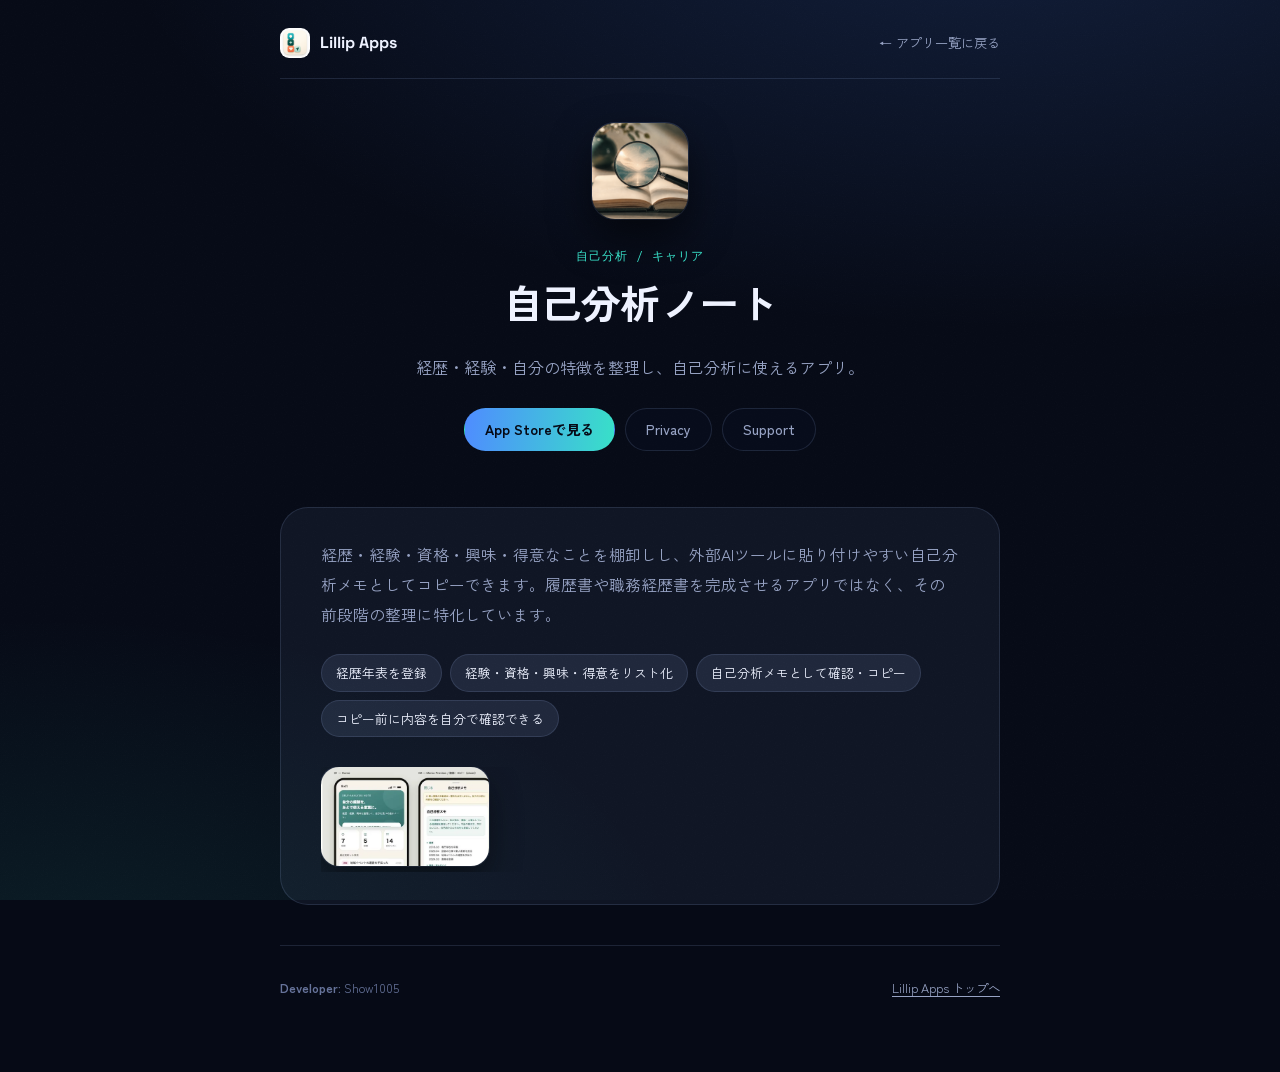
<file: apps/self-analysis-note/index.html>
<!DOCTYPE html>
<html lang="ja">
  <head>
    <meta charset="utf-8">
    <meta name="viewport" content="width=device-width, initial-scale=1">
    <title>自己分析ノート｜Lillip Apps</title>
    <meta name="description" content="経歴・経験・資格・興味・得意なことを棚卸しし、外部AIツールに貼り付けやすい自己分析メモとしてコピーできます。履歴書や職務経歴書を完成させるアプリではなく、その前段階の整理に特化しています。">
    <meta name="author" content="Show1005">
    <meta name="robots" content="index, follow, max-image-preview:large, max-snippet:-1, max-video-preview:-1">
    <meta name="theme-color" content="#060a16">
    <link rel="canonical" href="https://show1005.github.io/lillip-apps/apps/self-analysis-note/">
    <link rel="icon" type="image/png" href="../../favicon.png">
    <link rel="apple-touch-icon" href="../../favicon.png">

    <meta property="og:type" content="website">
    <meta property="og:locale" content="ja_JP">
    <meta property="og:site_name" content="Lillip Apps">
    <meta property="og:title" content="自己分析ノート｜Lillip Apps">
    <meta property="og:description" content="経歴・経験・自分の特徴を整理し、自己分析に使えるアプリ。">
    <meta property="og:url" content="https://show1005.github.io/lillip-apps/apps/self-analysis-note/">
    <meta property="og:image" content="https://show1005.github.io/lillip-apps/assets/screenshots/self-analysis-note/1.webp">
    <meta property="og:image:alt" content="自己分析ノート のスクリーンショット">

    <meta name="twitter:card" content="summary_large_image">
    <meta name="twitter:title" content="自己分析ノート｜Lillip Apps">
    <meta name="twitter:description" content="経歴・経験・自分の特徴を整理し、自己分析に使えるアプリ。">
    <meta name="twitter:image" content="https://show1005.github.io/lillip-apps/assets/screenshots/self-analysis-note/1.webp">

    <script type="application/ld+json">
      {
        "@context": "https://schema.org",
        "@type": "MobileApplication",
        "name": "自己分析ノート",
        "description": "経歴・経験・資格・興味・得意なことを棚卸しし、外部AIツールに貼り付けやすい自己分析メモとしてコピーできます。履歴書や職務経歴書を完成させるアプリではなく、その前段階の整理に特化しています。",
        "applicationCategory": "ProductivityApplication",
        "operatingSystem": "iOS",
        "url": "https://show1005.github.io/lillip-apps/apps/self-analysis-note/",
        "downloadUrl": "https://apps.apple.com/jp/app/%E8%87%AA%E5%B7%B1%E5%88%86%E6%9E%90%E3%83%8E%E3%83%BC%E3%83%88-%E7%B5%8C%E6%AD%B4-%E5%BC%B7%E3%81%BF%E6%95%B4%E7%90%86/id6784313528",
        "image": "https://show1005.github.io/lillip-apps/assets/screenshots/self-analysis-note/1.webp",
        "publisher": { "@type": "Person", "name": "Show1005" }
      }
    </script>

    <link rel="preconnect" href="https://fonts.googleapis.com">
    <link rel="preconnect" href="https://fonts.gstatic.com" crossorigin>
    <link href="https://fonts.googleapis.com/css2?family=Space+Grotesk:wght@400;500;700&family=Zen+Kaku+Gothic+New:wght@400;500;700&family=IBM+Plex+Mono:wght@400;500&display=swap" rel="stylesheet">
    <link rel="stylesheet" href="../../assets/css/app-page.css">
  </head>
  <body>
    <div class="aurora" aria-hidden="true"></div>
    <div class="grain" aria-hidden="true"></div>

    <div class="page">
      <header class="page-header">
        <a class="brand" href="../../">
          <img src="../../favicon.png" alt="">
          <span>Lillip Apps</span>
        </a>
        <a class="back-link" href="../../">&larr; アプリ一覧に戻る</a>
      </header>

      <main>
        <section class="app-hero">
          <img class="app-icon" src="../../assets/icons/self-analysis-note.png" alt="" width="96" height="96">
          <p class="app-category">自己分析 / キャリア</p>
          <h1>自己分析ノート</h1>
          <p class="app-tagline">経歴・経験・自分の特徴を整理し、自己分析に使えるアプリ。</p>
          <div class="cta-row">
            <a class="pill pill-primary" href="https://apps.apple.com/jp/app/%E8%87%AA%E5%B7%B1%E5%88%86%E6%9E%90%E3%83%8E%E3%83%BC%E3%83%88-%E7%B5%8C%E6%AD%B4-%E5%BC%B7%E3%81%BF%E6%95%B4%E7%90%86/id6784313528">App Storeで見る</a>
          <a class="pill" href="https://show1005.github.io/app-legal-pages/self-analysis-note/privacy-policy.html">Privacy</a>
          <a class="pill" href="https://show1005.github.io/app-legal-pages/self-analysis-note/support.html">Support</a>
          </div>
        </section>

        <section class="app-body">
          <p class="app-long">経歴・経験・資格・興味・得意なことを棚卸しし、外部AIツールに貼り付けやすい自己分析メモとしてコピーできます。履歴書や職務経歴書を完成させるアプリではなく、その前段階の整理に特化しています。</p>
          <ul class="app-features">
          <li>経歴年表を登録</li>
          <li>経験・資格・興味・得意をリスト化</li>
          <li>自己分析メモとして確認・コピー</li>
          <li>コピー前に内容を自分で確認できる</li>
          </ul>
        <div class="app-gallery">
          <a href="../../assets/screenshots/self-analysis-note/1.webp" target="_blank" rel="noopener"><img src="../../assets/screenshots/self-analysis-note/1.webp" alt="自己分析ノート のスクリーンショット 1" loading="lazy" width="168"></a>
        </div>

        </section>
      </main>

      <footer class="page-footer">
        <p><strong>Developer:</strong> Show1005</p>
        <p><a href="../../">Lillip Apps トップへ</a></p>
      </footer>
    </div>
  </body>
</html>
</file>
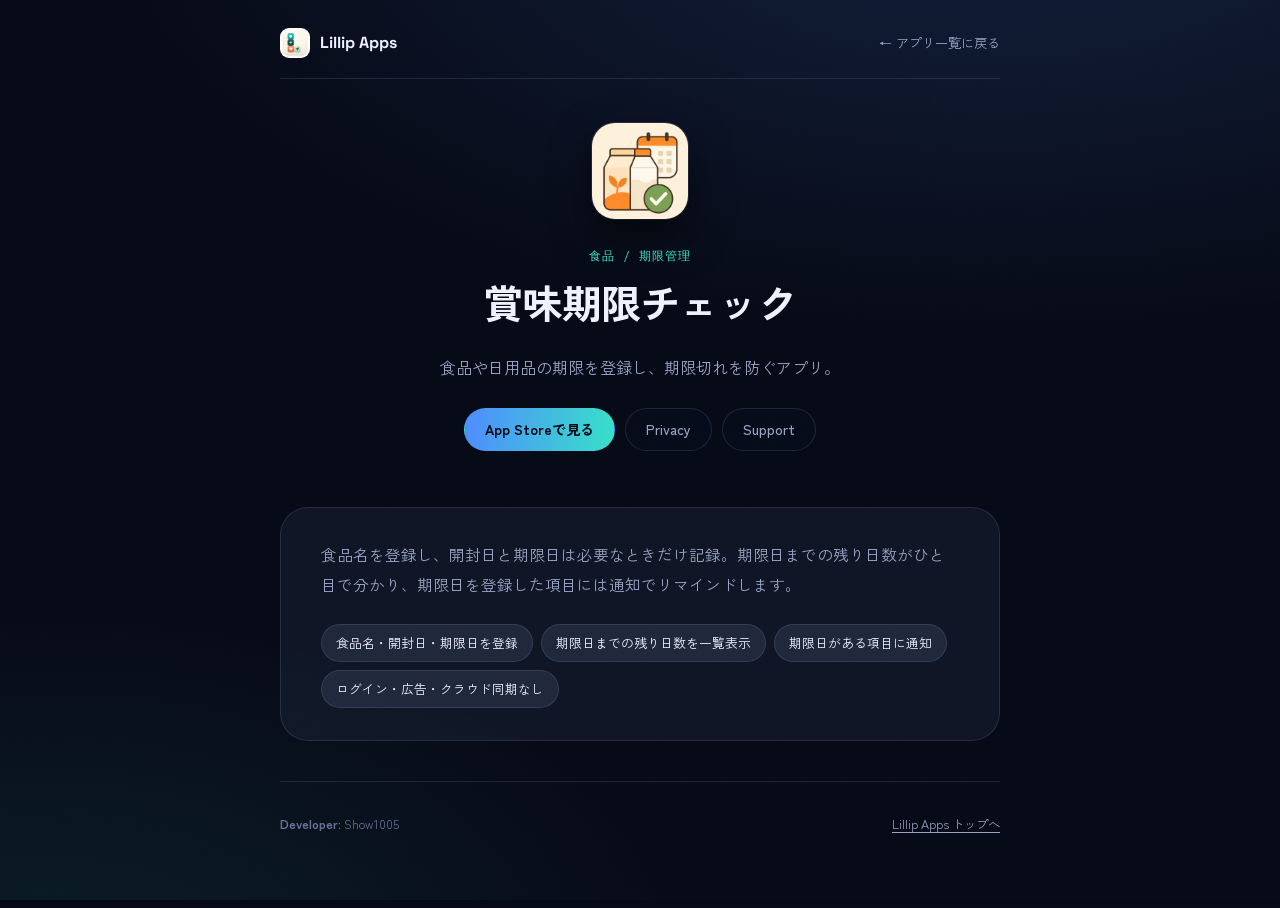
<file: apps/shomikigen-check/index.html>
<!DOCTYPE html>
<html lang="ja">
  <head>
    <meta charset="utf-8">
    <meta name="viewport" content="width=device-width, initial-scale=1">
    <title>賞味期限チェック｜Lillip Apps</title>
    <meta name="description" content="食品名を登録し、開封日と期限日は必要なときだけ記録。期限日までの残り日数がひと目で分かり、期限日を登録した項目には通知でリマインドします。">
    <meta name="author" content="Show1005">
    <meta name="robots" content="index, follow, max-image-preview:large, max-snippet:-1, max-video-preview:-1">
    <meta name="theme-color" content="#060a16">
    <link rel="canonical" href="https://show1005.github.io/lillip-apps/apps/shomikigen-check/">
    <link rel="icon" type="image/png" href="../../favicon.png">
    <link rel="apple-touch-icon" href="../../favicon.png">

    <meta property="og:type" content="website">
    <meta property="og:locale" content="ja_JP">
    <meta property="og:site_name" content="Lillip Apps">
    <meta property="og:title" content="賞味期限チェック｜Lillip Apps">
    <meta property="og:description" content="食品や日用品の期限を登録し、期限切れを防ぐアプリ。">
    <meta property="og:url" content="https://show1005.github.io/lillip-apps/apps/shomikigen-check/">
    <meta property="og:image" content="https://show1005.github.io/lillip-apps/assets/icons/shomikigen-check.png">
    <meta property="og:image:alt" content="賞味期限チェック のアプリアイコン">

    <meta name="twitter:card" content="summary_large_image">
    <meta name="twitter:title" content="賞味期限チェック｜Lillip Apps">
    <meta name="twitter:description" content="食品や日用品の期限を登録し、期限切れを防ぐアプリ。">
    <meta name="twitter:image" content="https://show1005.github.io/lillip-apps/assets/icons/shomikigen-check.png">

    <script type="application/ld+json">
      {
        "@context": "https://schema.org",
        "@type": "MobileApplication",
        "name": "賞味期限チェック",
        "description": "食品名を登録し、開封日と期限日は必要なときだけ記録。期限日までの残り日数がひと目で分かり、期限日を登録した項目には通知でリマインドします。",
        "applicationCategory": "LifestyleApplication",
        "operatingSystem": "iOS",
        "url": "https://show1005.github.io/lillip-apps/apps/shomikigen-check/",
        "downloadUrl": "https://apps.apple.com/jp/app/id6767770860",
        "image": "https://show1005.github.io/lillip-apps/assets/icons/shomikigen-check.png",
        "publisher": { "@type": "Person", "name": "Show1005" }
      }
    </script>

    <link rel="preconnect" href="https://fonts.googleapis.com">
    <link rel="preconnect" href="https://fonts.gstatic.com" crossorigin>
    <link href="https://fonts.googleapis.com/css2?family=Space+Grotesk:wght@400;500;700&family=Zen+Kaku+Gothic+New:wght@400;500;700&family=IBM+Plex+Mono:wght@400;500&display=swap" rel="stylesheet">
    <link rel="stylesheet" href="../../assets/css/app-page.css">
  </head>
  <body>
    <div class="aurora" aria-hidden="true"></div>
    <div class="grain" aria-hidden="true"></div>

    <div class="page">
      <header class="page-header">
        <a class="brand" href="../../">
          <img src="../../favicon.png" alt="">
          <span>Lillip Apps</span>
        </a>
        <a class="back-link" href="../../">&larr; アプリ一覧に戻る</a>
      </header>

      <main>
        <section class="app-hero">
          <img class="app-icon" src="../../assets/icons/shomikigen-check.png" alt="" width="96" height="96">
          <p class="app-category">食品 / 期限管理</p>
          <h1>賞味期限チェック</h1>
          <p class="app-tagline">食品や日用品の期限を登録し、期限切れを防ぐアプリ。</p>
          <div class="cta-row">
            <a class="pill pill-primary" href="https://apps.apple.com/jp/app/id6767770860">App Storeで見る</a>
          <a class="pill" href="https://show1005.github.io/app-legal-pages/shomikigen-check/privacy-policy.html">Privacy</a>
          <a class="pill" href="https://show1005.github.io/app-legal-pages/shomikigen-check/support.html">Support</a>
          </div>
        </section>

        <section class="app-body">
          <p class="app-long">食品名を登録し、開封日と期限日は必要なときだけ記録。期限日までの残り日数がひと目で分かり、期限日を登録した項目には通知でリマインドします。</p>
          <ul class="app-features">
          <li>食品名・開封日・期限日を登録</li>
          <li>期限日までの残り日数を一覧表示</li>
          <li>期限日がある項目に通知</li>
          <li>ログイン・広告・クラウド同期なし</li>
          </ul>
        </section>
      </main>

      <footer class="page-footer">
        <p><strong>Developer:</strong> Show1005</p>
        <p><a href="../../">Lillip Apps トップへ</a></p>
      </footer>
    </div>
  </body>
</html>
</file>
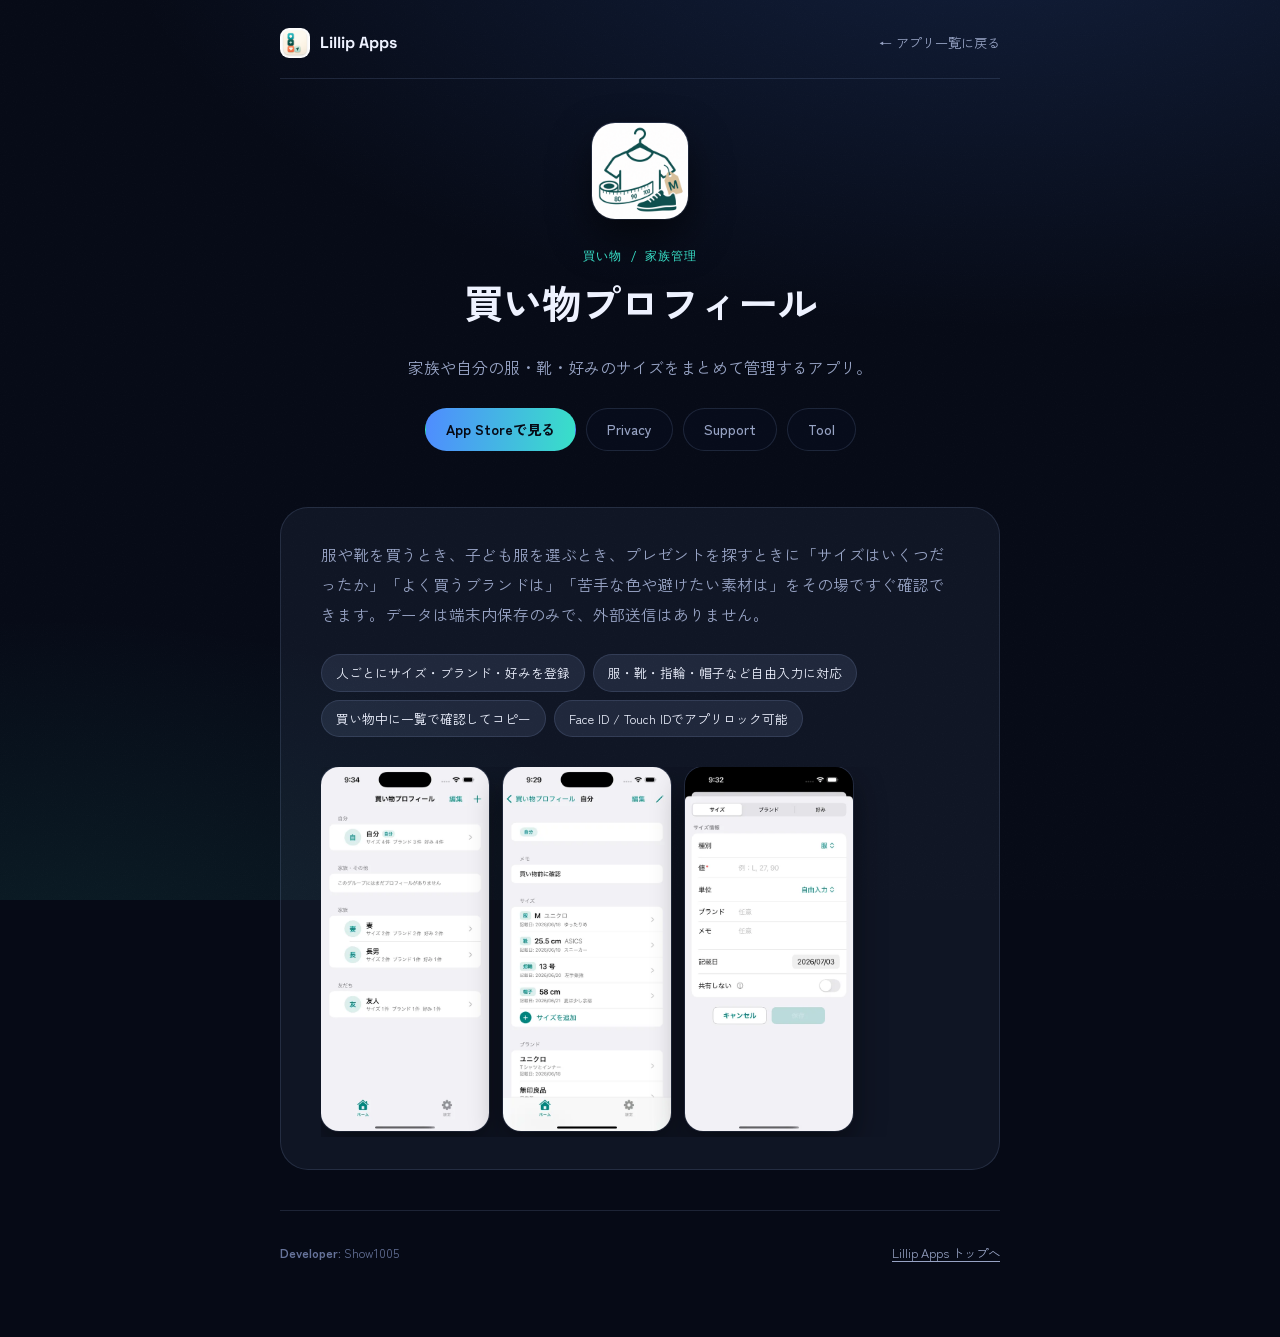
<file: apps/shopping-profile/index.html>
<!DOCTYPE html>
<html lang="ja">
  <head>
    <meta charset="utf-8">
    <meta name="viewport" content="width=device-width, initial-scale=1">
    <title>買い物プロフィール｜Lillip Apps</title>
    <meta name="description" content="服や靴を買うとき、子ども服を選ぶとき、プレゼントを探すときに「サイズはいくつだったか」「よく買うブランドは」「苦手な色や避けたい素材は」をその場ですぐ確認できます。データは端末内保存のみで、外部送信はありません。">
    <meta name="author" content="Show1005">
    <meta name="robots" content="index, follow, max-image-preview:large, max-snippet:-1, max-video-preview:-1">
    <meta name="theme-color" content="#060a16">
    <link rel="canonical" href="https://show1005.github.io/lillip-apps/apps/shopping-profile/">
    <link rel="icon" type="image/png" href="../../favicon.png">
    <link rel="apple-touch-icon" href="../../favicon.png">

    <meta property="og:type" content="website">
    <meta property="og:locale" content="ja_JP">
    <meta property="og:site_name" content="Lillip Apps">
    <meta property="og:title" content="買い物プロフィール｜Lillip Apps">
    <meta property="og:description" content="家族や自分の服・靴・好みのサイズをまとめて管理するアプリ。">
    <meta property="og:url" content="https://show1005.github.io/lillip-apps/apps/shopping-profile/">
    <meta property="og:image" content="https://show1005.github.io/lillip-apps/assets/screenshots/shopping-profile/1.webp">
    <meta property="og:image:alt" content="買い物プロフィール のスクリーンショット">

    <meta name="twitter:card" content="summary_large_image">
    <meta name="twitter:title" content="買い物プロフィール｜Lillip Apps">
    <meta name="twitter:description" content="家族や自分の服・靴・好みのサイズをまとめて管理するアプリ。">
    <meta name="twitter:image" content="https://show1005.github.io/lillip-apps/assets/screenshots/shopping-profile/1.webp">

    <script type="application/ld+json">
      {
        "@context": "https://schema.org",
        "@type": "MobileApplication",
        "name": "買い物プロフィール",
        "description": "服や靴を買うとき、子ども服を選ぶとき、プレゼントを探すときに「サイズはいくつだったか」「よく買うブランドは」「苦手な色や避けたい素材は」をその場ですぐ確認できます。データは端末内保存のみで、外部送信はありません。",
        "applicationCategory": "LifestyleApplication",
        "operatingSystem": "iOS",
        "url": "https://show1005.github.io/lillip-apps/apps/shopping-profile/",
        "downloadUrl": "https://apps.apple.com/jp/app/%E8%B2%B7%E3%81%84%E7%89%A9%E3%83%97%E3%83%AD%E3%83%95%E3%82%A3%E3%83%BC%E3%83%AB/id6786977208",
        "image": "https://show1005.github.io/lillip-apps/assets/screenshots/shopping-profile/1.webp",
        "publisher": { "@type": "Person", "name": "Show1005" }
      }
    </script>

    <link rel="preconnect" href="https://fonts.googleapis.com">
    <link rel="preconnect" href="https://fonts.gstatic.com" crossorigin>
    <link href="https://fonts.googleapis.com/css2?family=Space+Grotesk:wght@400;500;700&family=Zen+Kaku+Gothic+New:wght@400;500;700&family=IBM+Plex+Mono:wght@400;500&display=swap" rel="stylesheet">
    <link rel="stylesheet" href="../../assets/css/app-page.css">
  </head>
  <body>
    <div class="aurora" aria-hidden="true"></div>
    <div class="grain" aria-hidden="true"></div>

    <div class="page">
      <header class="page-header">
        <a class="brand" href="../../">
          <img src="../../favicon.png" alt="">
          <span>Lillip Apps</span>
        </a>
        <a class="back-link" href="../../">&larr; アプリ一覧に戻る</a>
      </header>

      <main>
        <section class="app-hero">
          <img class="app-icon" src="../../assets/icons/shopping-profile.png" alt="" width="96" height="96">
          <p class="app-category">買い物 / 家族管理</p>
          <h1>買い物プロフィール</h1>
          <p class="app-tagline">家族や自分の服・靴・好みのサイズをまとめて管理するアプリ。</p>
          <div class="cta-row">
            <a class="pill pill-primary" href="https://apps.apple.com/jp/app/%E8%B2%B7%E3%81%84%E7%89%A9%E3%83%97%E3%83%AD%E3%83%95%E3%82%A3%E3%83%BC%E3%83%AB/id6786977208">App Storeで見る</a>
          <a class="pill" href="https://show1005.github.io/app-legal-pages/shopping-profile/privacy-policy.html">Privacy</a>
          <a class="pill" href="https://show1005.github.io/app-legal-pages/shopping-profile/support.html">Support</a>
          <a class="pill" href="https://show1005.github.io/app-legal-pages/shopping-profile/share.html">Tool</a>
          </div>
        </section>

        <section class="app-body">
          <p class="app-long">服や靴を買うとき、子ども服を選ぶとき、プレゼントを探すときに「サイズはいくつだったか」「よく買うブランドは」「苦手な色や避けたい素材は」をその場ですぐ確認できます。データは端末内保存のみで、外部送信はありません。</p>
          <ul class="app-features">
          <li>人ごとにサイズ・ブランド・好みを登録</li>
          <li>服・靴・指輪・帽子など自由入力に対応</li>
          <li>買い物中に一覧で確認してコピー</li>
          <li>Face ID / Touch IDでアプリロック可能</li>
          </ul>
        <div class="app-gallery">
          <a href="../../assets/screenshots/shopping-profile/1.webp" target="_blank" rel="noopener"><img src="../../assets/screenshots/shopping-profile/1.webp" alt="買い物プロフィール のスクリーンショット 1" loading="lazy" width="168"></a>
          <a href="../../assets/screenshots/shopping-profile/2.webp" target="_blank" rel="noopener"><img src="../../assets/screenshots/shopping-profile/2.webp" alt="買い物プロフィール のスクリーンショット 2" loading="lazy" width="168"></a>
          <a href="../../assets/screenshots/shopping-profile/3.webp" target="_blank" rel="noopener"><img src="../../assets/screenshots/shopping-profile/3.webp" alt="買い物プロフィール のスクリーンショット 3" loading="lazy" width="168"></a>
        </div>

        </section>
      </main>

      <footer class="page-footer">
        <p><strong>Developer:</strong> Show1005</p>
        <p><a href="../../">Lillip Apps トップへ</a></p>
      </footer>
    </div>
  </body>
</html>
</file>
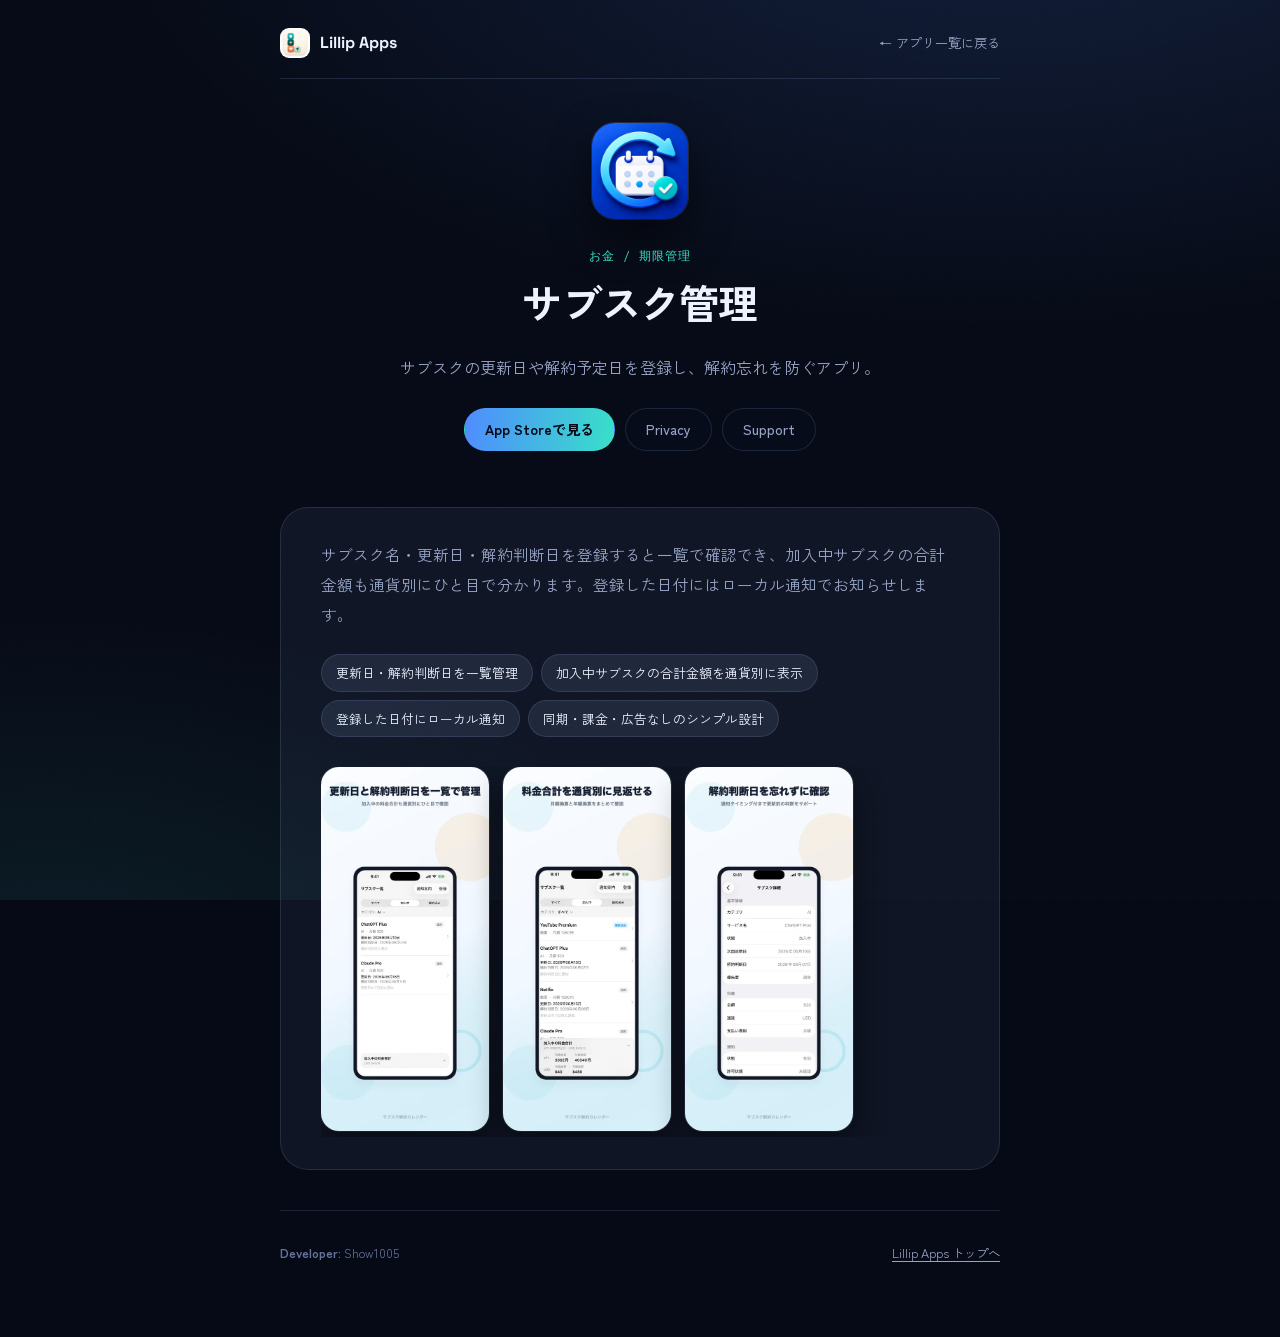
<file: apps/subscription-cancel-calendar/index.html>
<!DOCTYPE html>
<html lang="ja">
  <head>
    <meta charset="utf-8">
    <meta name="viewport" content="width=device-width, initial-scale=1">
    <title>サブスク管理｜Lillip Apps</title>
    <meta name="description" content="サブスク名・更新日・解約判断日を登録すると一覧で確認でき、加入中サブスクの合計金額も通貨別にひと目で分かります。登録した日付にはローカル通知でお知らせします。">
    <meta name="author" content="Show1005">
    <meta name="robots" content="index, follow, max-image-preview:large, max-snippet:-1, max-video-preview:-1">
    <meta name="theme-color" content="#060a16">
    <link rel="canonical" href="https://show1005.github.io/lillip-apps/apps/subscription-cancel-calendar/">
    <link rel="icon" type="image/png" href="../../favicon.png">
    <link rel="apple-touch-icon" href="../../favicon.png">

    <meta property="og:type" content="website">
    <meta property="og:locale" content="ja_JP">
    <meta property="og:site_name" content="Lillip Apps">
    <meta property="og:title" content="サブスク管理｜Lillip Apps">
    <meta property="og:description" content="サブスクの更新日や解約予定日を登録し、解約忘れを防ぐアプリ。">
    <meta property="og:url" content="https://show1005.github.io/lillip-apps/apps/subscription-cancel-calendar/">
    <meta property="og:image" content="https://show1005.github.io/lillip-apps/assets/screenshots/subscription-cancel-calendar/1.webp">
    <meta property="og:image:alt" content="サブスク管理 のスクリーンショット">

    <meta name="twitter:card" content="summary_large_image">
    <meta name="twitter:title" content="サブスク管理｜Lillip Apps">
    <meta name="twitter:description" content="サブスクの更新日や解約予定日を登録し、解約忘れを防ぐアプリ。">
    <meta name="twitter:image" content="https://show1005.github.io/lillip-apps/assets/screenshots/subscription-cancel-calendar/1.webp">

    <script type="application/ld+json">
      {
        "@context": "https://schema.org",
        "@type": "MobileApplication",
        "name": "サブスク管理",
        "description": "サブスク名・更新日・解約判断日を登録すると一覧で確認でき、加入中サブスクの合計金額も通貨別にひと目で分かります。登録した日付にはローカル通知でお知らせします。",
        "applicationCategory": "FinanceApplication",
        "operatingSystem": "iOS",
        "url": "https://show1005.github.io/lillip-apps/apps/subscription-cancel-calendar/",
        "downloadUrl": "https://apps.apple.com/jp/app/id6773755281",
        "image": "https://show1005.github.io/lillip-apps/assets/screenshots/subscription-cancel-calendar/1.webp",
        "publisher": { "@type": "Person", "name": "Show1005" }
      }
    </script>

    <link rel="preconnect" href="https://fonts.googleapis.com">
    <link rel="preconnect" href="https://fonts.gstatic.com" crossorigin>
    <link href="https://fonts.googleapis.com/css2?family=Space+Grotesk:wght@400;500;700&family=Zen+Kaku+Gothic+New:wght@400;500;700&family=IBM+Plex+Mono:wght@400;500&display=swap" rel="stylesheet">
    <link rel="stylesheet" href="../../assets/css/app-page.css">
  </head>
  <body>
    <div class="aurora" aria-hidden="true"></div>
    <div class="grain" aria-hidden="true"></div>

    <div class="page">
      <header class="page-header">
        <a class="brand" href="../../">
          <img src="../../favicon.png" alt="">
          <span>Lillip Apps</span>
        </a>
        <a class="back-link" href="../../">&larr; アプリ一覧に戻る</a>
      </header>

      <main>
        <section class="app-hero">
          <img class="app-icon" src="../../assets/icons/subscription-cancel-calendar.png" alt="" width="96" height="96">
          <p class="app-category">お金 / 期限管理</p>
          <h1>サブスク管理</h1>
          <p class="app-tagline">サブスクの更新日や解約予定日を登録し、解約忘れを防ぐアプリ。</p>
          <div class="cta-row">
            <a class="pill pill-primary" href="https://apps.apple.com/jp/app/id6773755281">App Storeで見る</a>
          <a class="pill" href="https://show1005.github.io/app-legal-pages/subscription-cancel-calendar-ios/privacy/">Privacy</a>
          <a class="pill" href="https://show1005.github.io/app-legal-pages/subscription-cancel-calendar-ios/support/">Support</a>
          </div>
        </section>

        <section class="app-body">
          <p class="app-long">サブスク名・更新日・解約判断日を登録すると一覧で確認でき、加入中サブスクの合計金額も通貨別にひと目で分かります。登録した日付にはローカル通知でお知らせします。</p>
          <ul class="app-features">
          <li>更新日・解約判断日を一覧管理</li>
          <li>加入中サブスクの合計金額を通貨別に表示</li>
          <li>登録した日付にローカル通知</li>
          <li>同期・課金・広告なしのシンプル設計</li>
          </ul>
        <div class="app-gallery">
          <a href="../../assets/screenshots/subscription-cancel-calendar/1.webp" target="_blank" rel="noopener"><img src="../../assets/screenshots/subscription-cancel-calendar/1.webp" alt="サブスク管理 のスクリーンショット 1" loading="lazy" width="168"></a>
          <a href="../../assets/screenshots/subscription-cancel-calendar/2.webp" target="_blank" rel="noopener"><img src="../../assets/screenshots/subscription-cancel-calendar/2.webp" alt="サブスク管理 のスクリーンショット 2" loading="lazy" width="168"></a>
          <a href="../../assets/screenshots/subscription-cancel-calendar/3.webp" target="_blank" rel="noopener"><img src="../../assets/screenshots/subscription-cancel-calendar/3.webp" alt="サブスク管理 のスクリーンショット 3" loading="lazy" width="168"></a>
        </div>

        </section>
      </main>

      <footer class="page-footer">
        <p><strong>Developer:</strong> Show1005</p>
        <p><a href="../../">Lillip Apps トップへ</a></p>
      </footer>
    </div>
  </body>
</html>
</file>
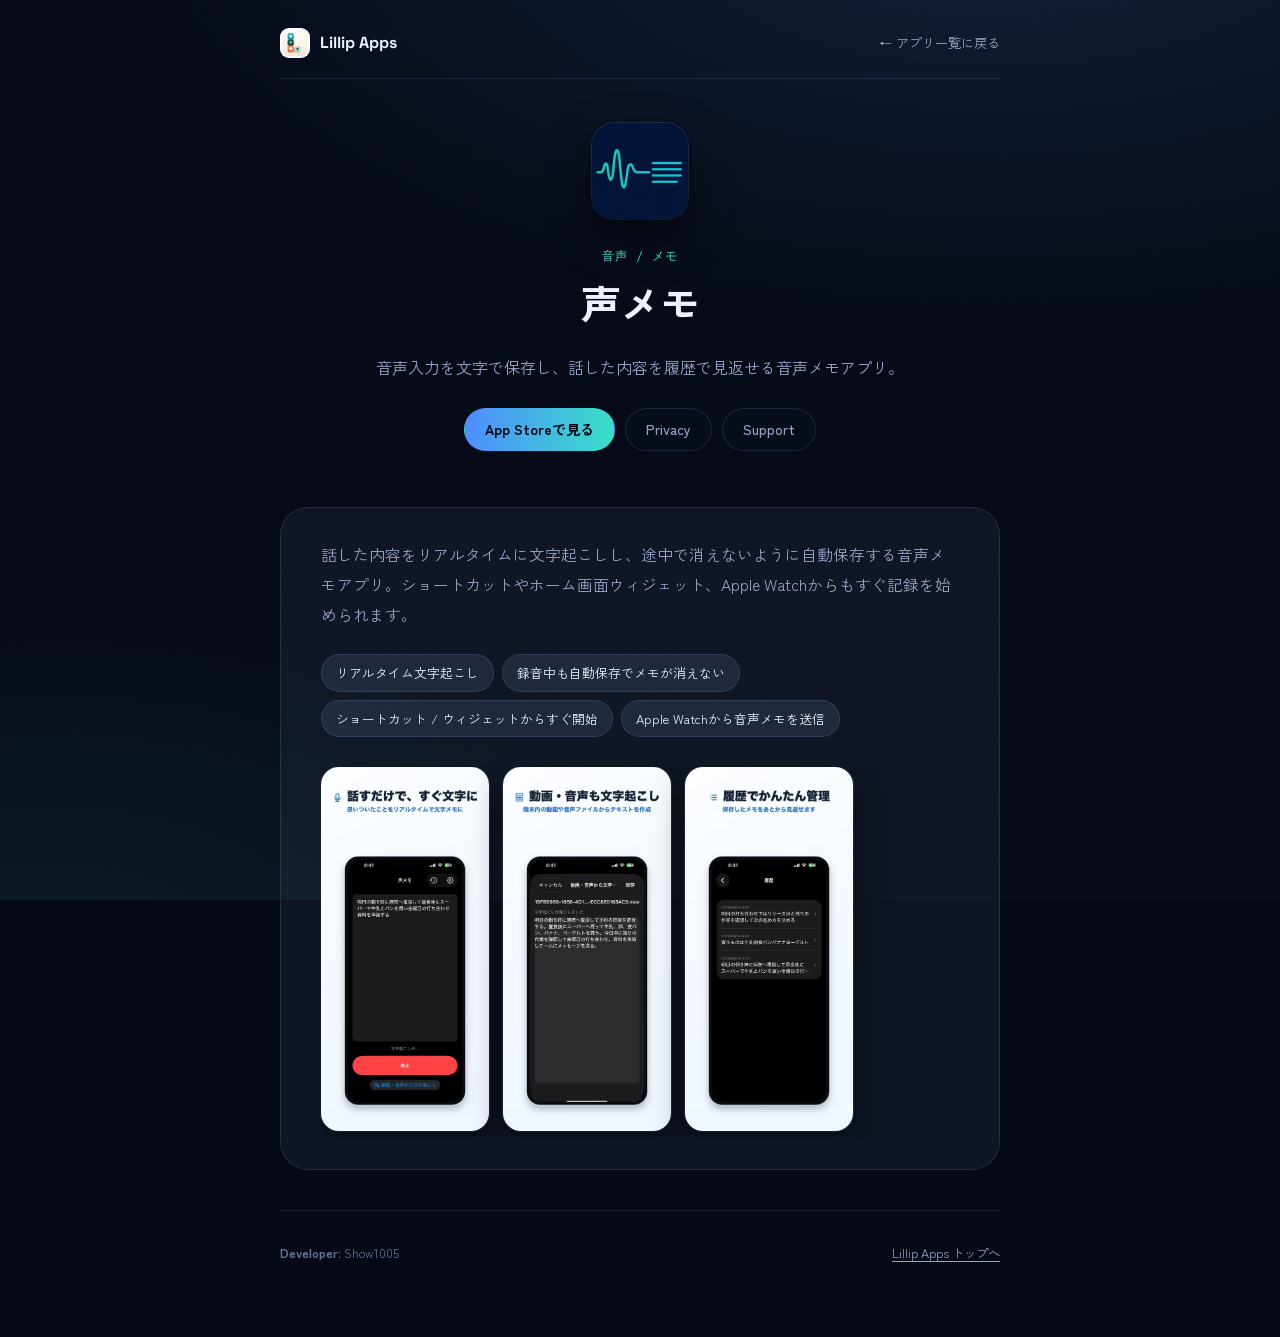
<file: apps/voice-stream-memo/index.html>
<!DOCTYPE html>
<html lang="ja">
  <head>
    <meta charset="utf-8">
    <meta name="viewport" content="width=device-width, initial-scale=1">
    <title>声メモ｜Lillip Apps</title>
    <meta name="description" content="話した内容をリアルタイムに文字起こしし、途中で消えないように自動保存する音声メモアプリ。ショートカットやホーム画面ウィジェット、Apple Watchからもすぐ記録を始められます。">
    <meta name="author" content="Show1005">
    <meta name="robots" content="index, follow, max-image-preview:large, max-snippet:-1, max-video-preview:-1">
    <meta name="theme-color" content="#060a16">
    <link rel="canonical" href="https://show1005.github.io/lillip-apps/apps/voice-stream-memo/">
    <link rel="icon" type="image/png" href="../../favicon.png">
    <link rel="apple-touch-icon" href="../../favicon.png">

    <meta property="og:type" content="website">
    <meta property="og:locale" content="ja_JP">
    <meta property="og:site_name" content="Lillip Apps">
    <meta property="og:title" content="声メモ｜Lillip Apps">
    <meta property="og:description" content="音声入力を文字で保存し、話した内容を履歴で見返せる音声メモアプリ。">
    <meta property="og:url" content="https://show1005.github.io/lillip-apps/apps/voice-stream-memo/">
    <meta property="og:image" content="https://show1005.github.io/lillip-apps/assets/screenshots/voice-stream-memo/1.webp">
    <meta property="og:image:alt" content="声メモ のスクリーンショット">

    <meta name="twitter:card" content="summary_large_image">
    <meta name="twitter:title" content="声メモ｜Lillip Apps">
    <meta name="twitter:description" content="音声入力を文字で保存し、話した内容を履歴で見返せる音声メモアプリ。">
    <meta name="twitter:image" content="https://show1005.github.io/lillip-apps/assets/screenshots/voice-stream-memo/1.webp">

    <script type="application/ld+json">
      {
        "@context": "https://schema.org",
        "@type": "MobileApplication",
        "name": "声メモ",
        "description": "話した内容をリアルタイムに文字起こしし、途中で消えないように自動保存する音声メモアプリ。ショートカットやホーム画面ウィジェット、Apple Watchからもすぐ記録を始められます。",
        "applicationCategory": "ProductivityApplication",
        "operatingSystem": "iOS",
        "url": "https://show1005.github.io/lillip-apps/apps/voice-stream-memo/",
        "downloadUrl": "https://apps.apple.com/jp/app/%E5%A3%B0%E3%83%A1%E3%83%A2-%E9%9F%B3%E5%A3%B0%E5%85%A5%E5%8A%9B%E3%82%92%E6%96%87%E5%AD%97%E3%81%A7%E4%BF%9D%E5%AD%98/id6798761073",
        "image": "https://show1005.github.io/lillip-apps/assets/screenshots/voice-stream-memo/1.webp",
        "publisher": { "@type": "Person", "name": "Show1005" }
      }
    </script>

    <link rel="preconnect" href="https://fonts.googleapis.com">
    <link rel="preconnect" href="https://fonts.gstatic.com" crossorigin>
    <link href="https://fonts.googleapis.com/css2?family=Space+Grotesk:wght@400;500;700&family=Zen+Kaku+Gothic+New:wght@400;500;700&family=IBM+Plex+Mono:wght@400;500&display=swap" rel="stylesheet">
    <link rel="stylesheet" href="../../assets/css/app-page.css">
  </head>
  <body>
    <div class="aurora" aria-hidden="true"></div>
    <div class="grain" aria-hidden="true"></div>

    <div class="page">
      <header class="page-header">
        <a class="brand" href="../../">
          <img src="../../favicon.png" alt="">
          <span>Lillip Apps</span>
        </a>
        <a class="back-link" href="../../">&larr; アプリ一覧に戻る</a>
      </header>

      <main>
        <section class="app-hero">
          <img class="app-icon" src="../../assets/icons/voice-stream-memo.png" alt="" width="96" height="96">
          <p class="app-category">音声 / メモ</p>
          <h1>声メモ</h1>
          <p class="app-tagline">音声入力を文字で保存し、話した内容を履歴で見返せる音声メモアプリ。</p>
          <div class="cta-row">
            <a class="pill pill-primary" href="https://apps.apple.com/jp/app/%E5%A3%B0%E3%83%A1%E3%83%A2-%E9%9F%B3%E5%A3%B0%E5%85%A5%E5%8A%9B%E3%82%92%E6%96%87%E5%AD%97%E3%81%A7%E4%BF%9D%E5%AD%98/id6798761073">App Storeで見る</a>
          <a class="pill" href="https://show1005.github.io/app-legal-pages/voice-stream-memo/privacy-policy.html">Privacy</a>
          <a class="pill" href="https://show1005.github.io/app-legal-pages/voice-stream-memo/support.html">Support</a>
          </div>
        </section>

        <section class="app-body">
          <p class="app-long">話した内容をリアルタイムに文字起こしし、途中で消えないように自動保存する音声メモアプリ。ショートカットやホーム画面ウィジェット、Apple Watchからもすぐ記録を始められます。</p>
          <ul class="app-features">
          <li>リアルタイム文字起こし</li>
          <li>録音中も自動保存でメモが消えない</li>
          <li>ショートカット / ウィジェットからすぐ開始</li>
          <li>Apple Watchから音声メモを送信</li>
          </ul>
        <div class="app-gallery">
          <a href="../../assets/screenshots/voice-stream-memo/1.webp" target="_blank" rel="noopener"><img src="../../assets/screenshots/voice-stream-memo/1.webp" alt="声メモ のスクリーンショット 1" loading="lazy" width="168"></a>
          <a href="../../assets/screenshots/voice-stream-memo/2.webp" target="_blank" rel="noopener"><img src="../../assets/screenshots/voice-stream-memo/2.webp" alt="声メモ のスクリーンショット 2" loading="lazy" width="168"></a>
          <a href="../../assets/screenshots/voice-stream-memo/3.webp" target="_blank" rel="noopener"><img src="../../assets/screenshots/voice-stream-memo/3.webp" alt="声メモ のスクリーンショット 3" loading="lazy" width="168"></a>
        </div>

        </section>
      </main>

      <footer class="page-footer">
        <p><strong>Developer:</strong> Show1005</p>
        <p><a href="../../">Lillip Apps トップへ</a></p>
      </footer>
    </div>
  </body>
</html>
</file>
<file: assets/css/app-page.css>
:root {
  color-scheme: dark;
  --ink: #060a16;
  --glass: rgba(148, 173, 224, 0.07);
  --glass-strong: rgba(148, 173, 224, 0.13);
  --line: rgba(148, 173, 224, 0.16);
  --text: #eef2ff;
  --muted: #97a3c4;
  --subtle: #66739a;
  --blue: #4f8cff;
  --teal: #38e0c8;
  --pop: #ff7a59;
  --grad: linear-gradient(96deg, var(--blue), var(--teal));
  --font-display: "Space Grotesk", "Zen Kaku Gothic New", sans-serif;
  --font-body: "Zen Kaku Gothic New", -apple-system, "Hiragino Sans", sans-serif;
  --font-mono: "IBM Plex Mono", monospace;
}

* { box-sizing: border-box; }

html, body { min-height: 100%; }

body {
  margin: 0;
  font-family: var(--font-body);
  color: var(--text);
  background: var(--ink);
  line-height: 1.7;
}

.aurora {
  position: fixed;
  inset: 0;
  z-index: 0;
  overflow: hidden;
  background:
    radial-gradient(ellipse 90rem 44rem at 78% -12%, rgba(79, 140, 255, 0.16), transparent 62%),
    radial-gradient(ellipse 64rem 36rem at 4% 108%, rgba(56, 224, 200, 0.09), transparent 62%),
    var(--ink);
}

.grain {
  position: fixed;
  inset: 0;
  z-index: 1;
  pointer-events: none;
  opacity: 0.5;
  background-image: url("data:image/svg+xml,%3Csvg xmlns='http://www.w3.org/2000/svg' width='120' height='120'%3E%3Cfilter id='n'%3E%3CfeTurbulence type='fractalNoise' baseFrequency='0.9' numOctaves='2'/%3E%3CfeColorMatrix values='0 0 0 0 1 0 0 0 0 1 0 0 0 0 1 0 0 0 0.035 0'/%3E%3C/filter%3E%3Crect width='120' height='120' filter='url(%23n)'/%3E%3C/svg%3E");
}

.page {
  position: relative;
  z-index: 2;
  width: min(720px, calc(100% - 40px));
  margin: 0 auto;
  padding: 28px 0 60px;
}

.page-header {
  display: flex;
  align-items: center;
  justify-content: space-between;
  gap: 16px;
  padding-bottom: 20px;
  border-bottom: 1px solid var(--line);
}

.brand {
  display: inline-flex;
  align-items: center;
  gap: 10px;
  color: var(--text);
  text-decoration: none;
  font-family: var(--font-display);
  font-weight: 700;
  font-size: 1rem;
}

.brand img {
  width: 30px;
  height: 30px;
  border-radius: 9px;
  display: block;
}

.back-link {
  color: var(--muted);
  font-size: 0.82rem;
  text-decoration: none;
  text-underline-offset: 3px;
}

.back-link:hover { color: var(--text); }

.app-hero {
  padding: 44px 0 8px;
  text-align: center;
}

.app-icon {
  width: 96px;
  height: 96px;
  border-radius: 24%;
  box-shadow: 0 18px 40px rgba(0, 0, 0, 0.55), 0 0 0 1px rgba(148, 173, 224, 0.2);
}

.app-category {
  margin: 20px 0 6px;
  color: var(--teal);
  font-family: var(--font-mono);
  font-size: 0.74rem;
  letter-spacing: 0.08em;
}

.app-hero h1 {
  margin: 0;
  font-family: var(--font-display);
  font-size: clamp(1.7rem, 4.6vw, 2.5rem);
  font-weight: 700;
  letter-spacing: -0.02em;
}

.app-tagline {
  max-width: 34em;
  margin: 14px auto 0;
  color: var(--muted);
  font-size: 1rem;
}

.app-soon {
  display: inline-block;
  margin: 14px 0 0;
  padding: 4px 12px;
  border-radius: 999px;
  border: 1px solid rgba(255, 122, 89, 0.4);
  color: var(--pop);
  background: rgba(255, 122, 89, 0.1);
  font-family: var(--font-mono);
  font-size: 0.66rem;
  letter-spacing: 0.1em;
}

.cta-row {
  display: flex;
  flex-wrap: wrap;
  justify-content: center;
  gap: 10px;
  margin: 26px 0 0;
}

.pill {
  display: inline-flex;
  align-items: center;
  justify-content: center;
  min-height: 42px;
  padding: 9px 20px;
  border-radius: 999px;
  border: 1px solid var(--line);
  background: rgba(9, 14, 32, 0.5);
  color: var(--muted);
  font-size: 0.88rem;
  font-weight: 500;
  text-decoration: none;
  transition: color 0.2s ease, border-color 0.2s ease, transform 0.2s ease, box-shadow 0.2s ease;
}

.pill:hover {
  color: var(--text);
  border-color: rgba(56, 224, 200, 0.5);
  transform: translateY(-1px);
}

.pill-primary {
  border-color: transparent;
  color: var(--ink);
  background: var(--grad);
  font-weight: 700;
}

.pill-primary:hover {
  color: var(--ink);
  box-shadow: 0 8px 24px rgba(56, 224, 200, 0.35);
}

.app-promo {
  display: flex;
  justify-content: center;
  margin-top: 40px;
}

.promo-frame {
  position: relative;
  width: min(300px, 72vw);
  aspect-ratio: 9 / 16;
  border-radius: 30px;
  overflow: hidden;
  background: #0a0f14;
  box-shadow:
    0 30px 70px rgba(0, 0, 0, 0.6),
    0 0 0 1px rgba(148, 173, 224, 0.22),
    0 0 90px rgba(56, 224, 200, 0.12);
}

.promo-video {
  display: block;
  width: 100%;
  height: 100%;
  object-fit: cover;
  cursor: pointer;
}

/* 再生中は左下に小さな一時停止ボタン、停止中は中央に大きな再生ボタン */
.promo-play {
  position: absolute;
  top: calc(100% - 52px);
  left: 12px;
  display: grid;
  place-items: center;
  width: 36px;
  height: 36px;
  padding: 0;
  border: 1px solid rgba(255, 255, 255, 0.2);
  border-radius: 50%;
  background: rgba(6, 10, 22, 0.6);
  color: var(--text);
  cursor: pointer;
  backdrop-filter: blur(8px);
  -webkit-backdrop-filter: blur(8px);
  transition: top 0.25s ease, left 0.25s ease, width 0.25s ease, height 0.25s ease, border-color 0.2s ease;
}

.promo-play:hover { border-color: rgba(56, 224, 200, 0.6); }
.promo-play svg { width: 18px; height: 18px; }
.promo-play .icon-play { display: none; }

.promo-frame.is-paused .promo-play {
  top: calc(50% - 32px);
  left: calc(50% - 32px);
  width: 64px;
  height: 64px;
  border-color: rgba(255, 255, 255, 0.25);
  background: rgba(6, 10, 22, 0.55);
}

.promo-frame.is-paused .promo-play svg { width: 28px; height: 28px; margin-left: 3px; }
.promo-frame.is-paused .promo-play .icon-play { display: block; }
.promo-frame.is-paused .promo-play .icon-pause { display: none; }

.promo-play:focus-visible,
.promo-sound:focus-visible {
  outline: 2px solid var(--teal);
  outline-offset: 3px;
}

.promo-sound {
  position: absolute;
  right: 12px;
  bottom: 16px;
  display: inline-flex;
  align-items: center;
  gap: 6px;
  min-height: 36px;
  padding: 7px 13px 7px 10px;
  border: 1px solid rgba(255, 255, 255, 0.2);
  border-radius: 999px;
  background: rgba(6, 10, 22, 0.6);
  color: var(--text);
  font-family: var(--font-body);
  font-size: 0.74rem;
  font-weight: 500;
  cursor: pointer;
  backdrop-filter: blur(8px);
  -webkit-backdrop-filter: blur(8px);
  transition: border-color 0.2s ease, background 0.2s ease;
}

.promo-sound:hover { border-color: rgba(56, 224, 200, 0.6); }
.promo-sound svg { width: 18px; height: 18px; }
.promo-sound .icon-sound { display: none; }
.promo-frame:not(.is-muted) .promo-sound .icon-muted { display: none; }
.promo-frame:not(.is-muted) .promo-sound .icon-sound { display: block; color: var(--teal); }

.promo-frame.is-muted .promo-sound::after {
  content: "";
  position: absolute;
  inset: -1px;
  border-radius: inherit;
  border: 1px solid rgba(56, 224, 200, 0.7);
  animation: promo-pulse 2.4s ease-out infinite;
  pointer-events: none;
}

@keyframes promo-pulse {
  0% { opacity: 0.9; transform: scale(1); }
  70%, 100% { opacity: 0; transform: scale(1.18); }
}

.promo-progress {
  position: absolute;
  left: 0;
  right: 0;
  bottom: 0;
  height: 3px;
  background: rgba(255, 255, 255, 0.1);
}

.promo-progress span {
  display: block;
  height: 100%;
  background: var(--grad);
  transform: scaleX(0);
  transform-origin: left;
  transition: transform 0.25s linear;
}

@media (prefers-reduced-motion: reduce) {
  .promo-frame.is-muted .promo-sound::after { animation: none; }
  .promo-play { transition: none; }
}

.app-body {
  margin-top: 48px;
  padding: 32px clamp(20px, 4vw, 40px);
  border: 1px solid var(--line);
  border-radius: 28px;
  background: var(--glass);
}

.app-long {
  margin: 0;
  color: var(--muted);
  font-size: 0.98rem;
  line-height: 1.9;
}

.app-features {
  display: flex;
  flex-wrap: wrap;
  gap: 8px;
  margin: 24px 0 0;
  padding: 0;
  list-style: none;
}

.app-features li {
  padding: 7px 14px;
  border: 1px solid var(--line);
  border-radius: 999px;
  background: var(--glass-strong);
  color: var(--text);
  font-size: 0.8rem;
}

.app-gallery {
  display: flex;
  gap: 14px;
  margin: 30px 0 0;
  padding-bottom: 6px;
  overflow-x: auto;
  scroll-snap-type: x proximity;
  -webkit-overflow-scrolling: touch;
}

.app-gallery a {
  flex: 0 0 auto;
  scroll-snap-align: start;
}

.app-gallery img {
  display: block;
  width: 168px;
  height: auto;
  border-radius: 18px;
  box-shadow: 0 14px 32px rgba(0, 0, 0, 0.45), 0 0 0 1px rgba(148, 173, 224, 0.18);
}

.app-links {
  display: flex;
  flex-wrap: wrap;
  gap: 9px;
  margin-top: 28px;
}

.page-footer {
  display: flex;
  flex-wrap: wrap;
  justify-content: space-between;
  gap: 8px 24px;
  margin-top: 40px;
  padding-top: 20px;
  border-top: 1px solid var(--line);
  color: var(--subtle);
  font-size: 0.78rem;
}

.page-footer a { color: var(--muted); text-underline-offset: 3px; }
.page-footer a:hover { color: var(--text); }

@media (max-width: 560px) {
  .app-body { padding: 24px 18px; }
  .app-gallery img { width: 140px; }
}

/* ---- ギャラリー（カルーセル） ---- */
.app-showcase {
  margin-top: 28px;
  padding: 28px clamp(20px, 4vw, 40px) 24px;
  border: 1px solid var(--line);
  border-radius: 28px;
  background: var(--glass);
}

.section-title {
  margin: 0 0 18px;
  font-family: var(--font-display);
  font-size: 1.1rem;
  font-weight: 700;
  letter-spacing: 0.02em;
}

.carousel {
  position: relative;
}

.carousel-track {
  display: flex;
  overflow-x: auto;
  scroll-snap-type: x mandatory;
  scrollbar-width: none;
  -webkit-overflow-scrolling: touch;
  border-radius: 20px;
}

.carousel-track::-webkit-scrollbar { display: none; }

.carousel-track:focus-visible {
  outline: 2px solid var(--teal);
  outline-offset: 3px;
}

.carousel-slide {
  flex: 0 0 100%;
  margin: 0;
  scroll-snap-align: center;
  scroll-snap-stop: always;
}

.carousel-slide a {
  display: flex;
  align-items: center;
  justify-content: center;
  height: clamp(360px, 68vh, 600px);
}

.carousel-slide img {
  display: block;
  max-width: 100%;
  max-height: 100%;
  width: auto;
  height: auto;
  object-fit: contain;
  border-radius: 18px;
}

.carousel-btn {
  position: absolute;
  top: 50%;
  transform: translateY(-50%);
  display: grid;
  place-items: center;
  width: 44px;
  height: 44px;
  padding: 0;
  border: 1px solid var(--line);
  border-radius: 50%;
  background: rgba(6, 10, 22, 0.72);
  color: var(--text);
  cursor: pointer;
  backdrop-filter: blur(8px);
  -webkit-backdrop-filter: blur(8px);
  transition: opacity 0.2s ease, border-color 0.2s ease;
}

.carousel-btn svg { width: 20px; height: 20px; }
.carousel-btn:hover { border-color: rgba(56, 224, 200, 0.6); }
.carousel-btn:focus-visible { outline: 2px solid var(--teal); outline-offset: 2px; }
.carousel-btn:disabled { opacity: 0.3; cursor: default; }
.carousel-btn:disabled:hover { border-color: var(--line); }
.carousel-prev { left: 0; }
.carousel-next { right: 0; }

.carousel-meta {
  display: flex;
  align-items: center;
  justify-content: center;
  gap: 14px;
  margin-top: 16px;
}

.carousel-dots {
  display: flex;
  gap: 6px;
}

.carousel-dots span {
  width: 6px;
  height: 6px;
  border-radius: 50%;
  background: var(--subtle);
  transition: width 0.2s ease, background 0.2s ease;
}

.carousel-dots span.is-active {
  width: 18px;
  border-radius: 999px;
  background: var(--teal);
}

.carousel-count {
  margin: 0;
  color: var(--muted);
  font-family: var(--font-mono);
  font-size: 0.78rem;
}

@media (max-width: 560px) {
  .app-showcase { padding: 22px 14px 18px; }
  .carousel-slide a { height: clamp(320px, 62vh, 520px); }
  .carousel-btn { width: 38px; height: 38px; }
}

@media (prefers-reduced-motion: reduce) {
  .carousel-btn, .carousel-dots span { transition: none; }
}
</file>
